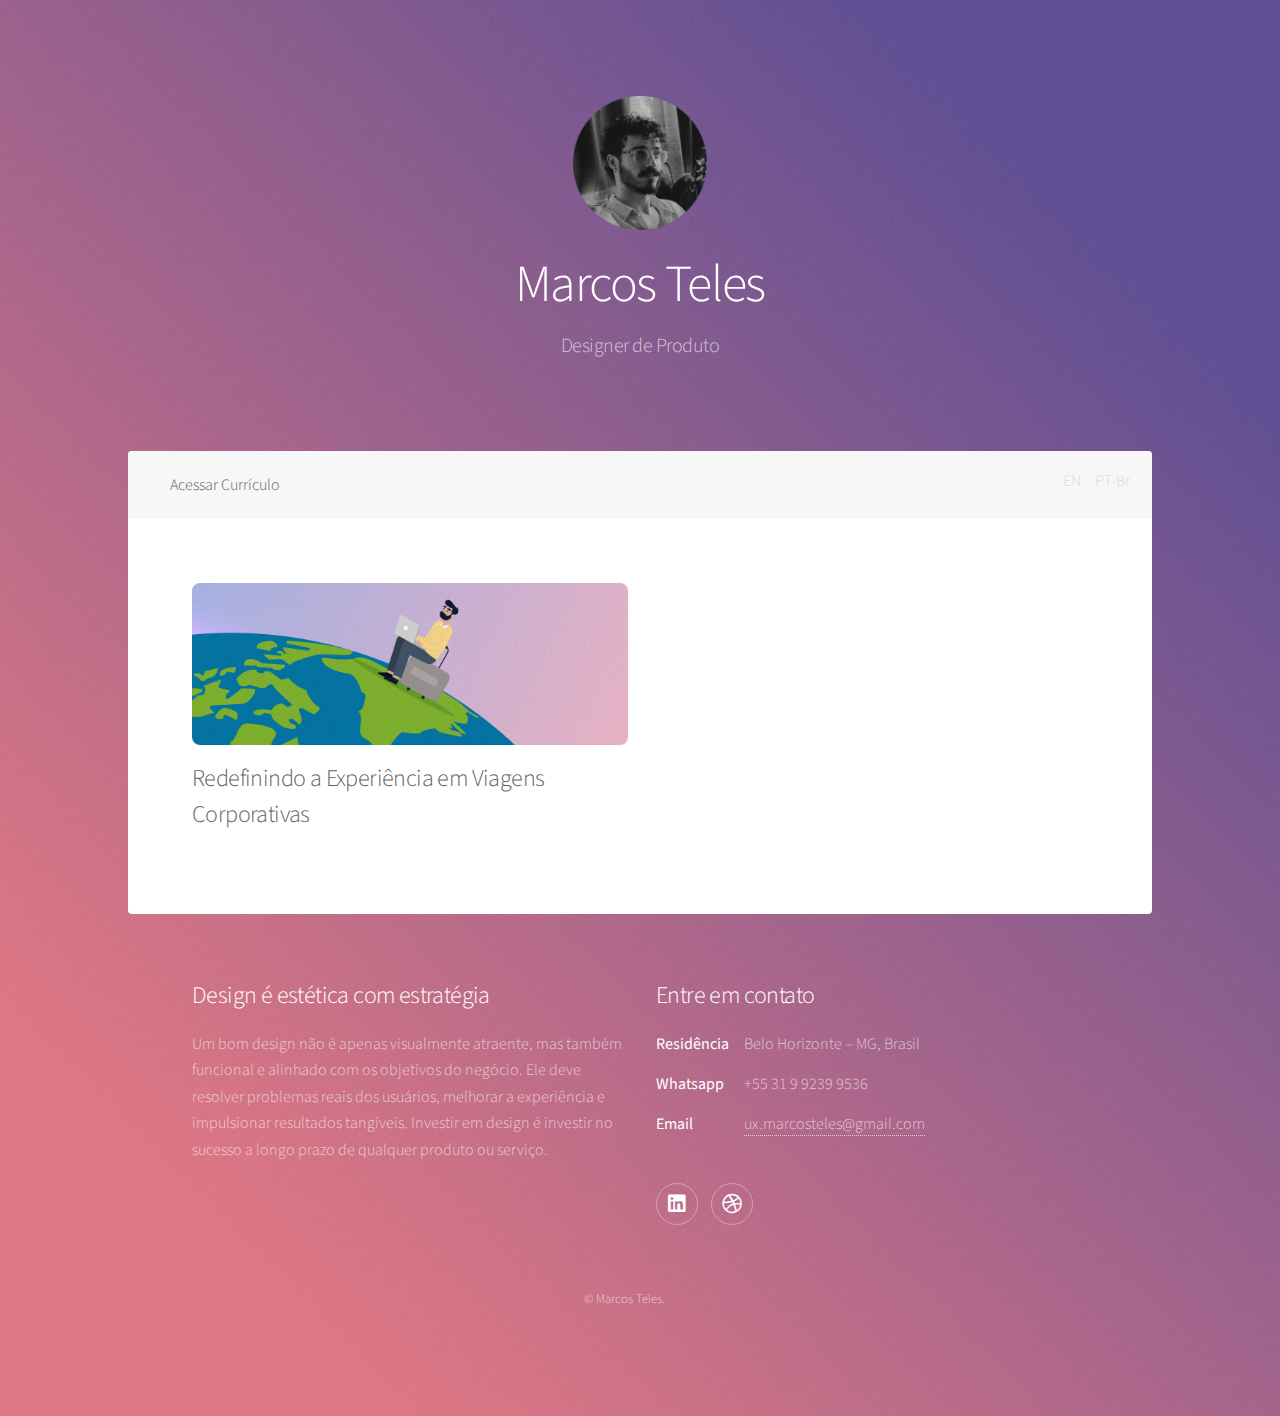
<file: index.html>
<!DOCTYPE HTML>
<html>
	<head>
		<title>Marcos Teles - Product Designer</title>
		<meta charset="utf-8" />
		<meta name="viewport" content="width=device-width, initial-scale=1, user-scalable=no" />
		<link rel="stylesheet" href="assets/css/main.css" />
		<noscript><link rel="stylesheet" href="assets/css/noscript.css" /></noscript>
		<!-- Google tag (gtag.js) -->
		<script async src="https://www.googletagmanager.com/gtag/js?id=G-0YCW8205EF"></script>
		<script>
		  window.dataLayer = window.dataLayer || [];
		  function gtag(){dataLayer.push(arguments);}
		  gtag('js', new Date());
		
		  gtag('config', 'G-0YCW8205EF');
		</script>
	</head>
	<body class="is-preload">

		<!-- Wrapper -->
			<div id="wrapper">
				
				<!-- Header -->
					<header id="header" class="alt">
						<span class="logo">
							<img src="images/avatar-01.png" alt="" />
						</span>
						<h1>Marcos Teles</h1>
						<p>Designer de Produto</p>
					</header>

				<!-- Nav -->
					<nav id="nav">
						<ul>
							<!-- <li><a href="#" class="active">Página inicial</a></li> -->
							<li><a href="https://drive.google.com/file/d/1D2XtYskIXnueKmKHKrsjBzZ0CL_VB1ic/view?usp=sharing" target="_blank">Acessar Currículo</a></li>
							<!-- <li><a href="#">Contato</a></li> -->
						</ul>
						<ul id="language" style="list-style: none; opacity: 0.2;">
							<li>
								<EN href="" aria-disabled="true" alt="Coming soon">EN</a>
							</li>
							<li>
								<PT-Br href="" aria-disabled="true" alt="Coming soon">PT-Br</a>
							</li>
						</ul>
					</nav>

				<!-- Main -->
					<div id="main">
						<section id="content" class="main">
							<section>
								<div class="box alt">
									<div class="row gtr-uniform">
										<div class="col-6 col-12-small">
											<a href="caseonfly.html">
												<span class="image fit">
													<img src="images/case-1-thumbnail.png" alt="" />
												</span>
												<h2>Redefinindo a Experiência em Viagens Corporativas</h2>
											</a>
										</div>
									
										<!-- <div class="col-6">
											<a href="">
												<span class="image fit">
													<img src="images/pic04.jpg" alt="" />
												</span>
												<h2>Case 02</h2>
											</a>
										</div> -->
									</div>
								</div>
							</section>
						</section>
					</div>

				<!-- Footer -->
					<footer id="footer">
						<section>
							<h2>Design é estética com estratégia</h2>
							<p>
								Um bom design não é apenas visualmente atraente, mas também funcional e alinhado com os objetivos do negócio.
								Ele deve resolver problemas reais dos usuários, melhorar a experiência e impulsionar resultados tangíveis.
								Investir em design é investir no sucesso a longo prazo de qualquer produto ou serviço.
							</p>
						</section>
						<section>
							<h2>Entre em contato</h2>
							<dl class="alt">
								<dt>Residência</dt>
								<dd>Belo Horizonte – MG, Brasil</dd>
								<dt>Whatsapp</dt>
								<dd>+55 31 9 9239 9536</dd>
								<dt>Email</dt>
								<dd><a href="#">ux.marcosteles@gmail.com</a></dd>
							</dl>
							<ul class="icons">
								<li><a href="https://www.linkedin.com/in/marcosrmteles/" class="icon brands fa-linkedin alt" target="_blank"><span class="label">LinkedIn</span></a></li>
								<li><a href="https://dribbble.com/marcos-teles" class="icon brands fa-dribbble alt" target="_blank"><span class="label">Dribbble</span></a></li>
							</ul>
						</section>
						<p class="copyright">&copy; Marcos Teles.</p>
					</footer>

			</div>

		<!-- Scripts -->
			<script src="assets/js/jquery.min.js"></script>
			<script src="assets/js/jquery.scrollex.min.js"></script>
			<script src="assets/js/jquery.scrolly.min.js"></script>
			<script src="assets/js/browser.min.js"></script>
			<script src="assets/js/breakpoints.min.js"></script>
			<script src="assets/js/util.js"></script>
			<script src="assets/js/main.js"></script>

	</body>

</html>
</file>
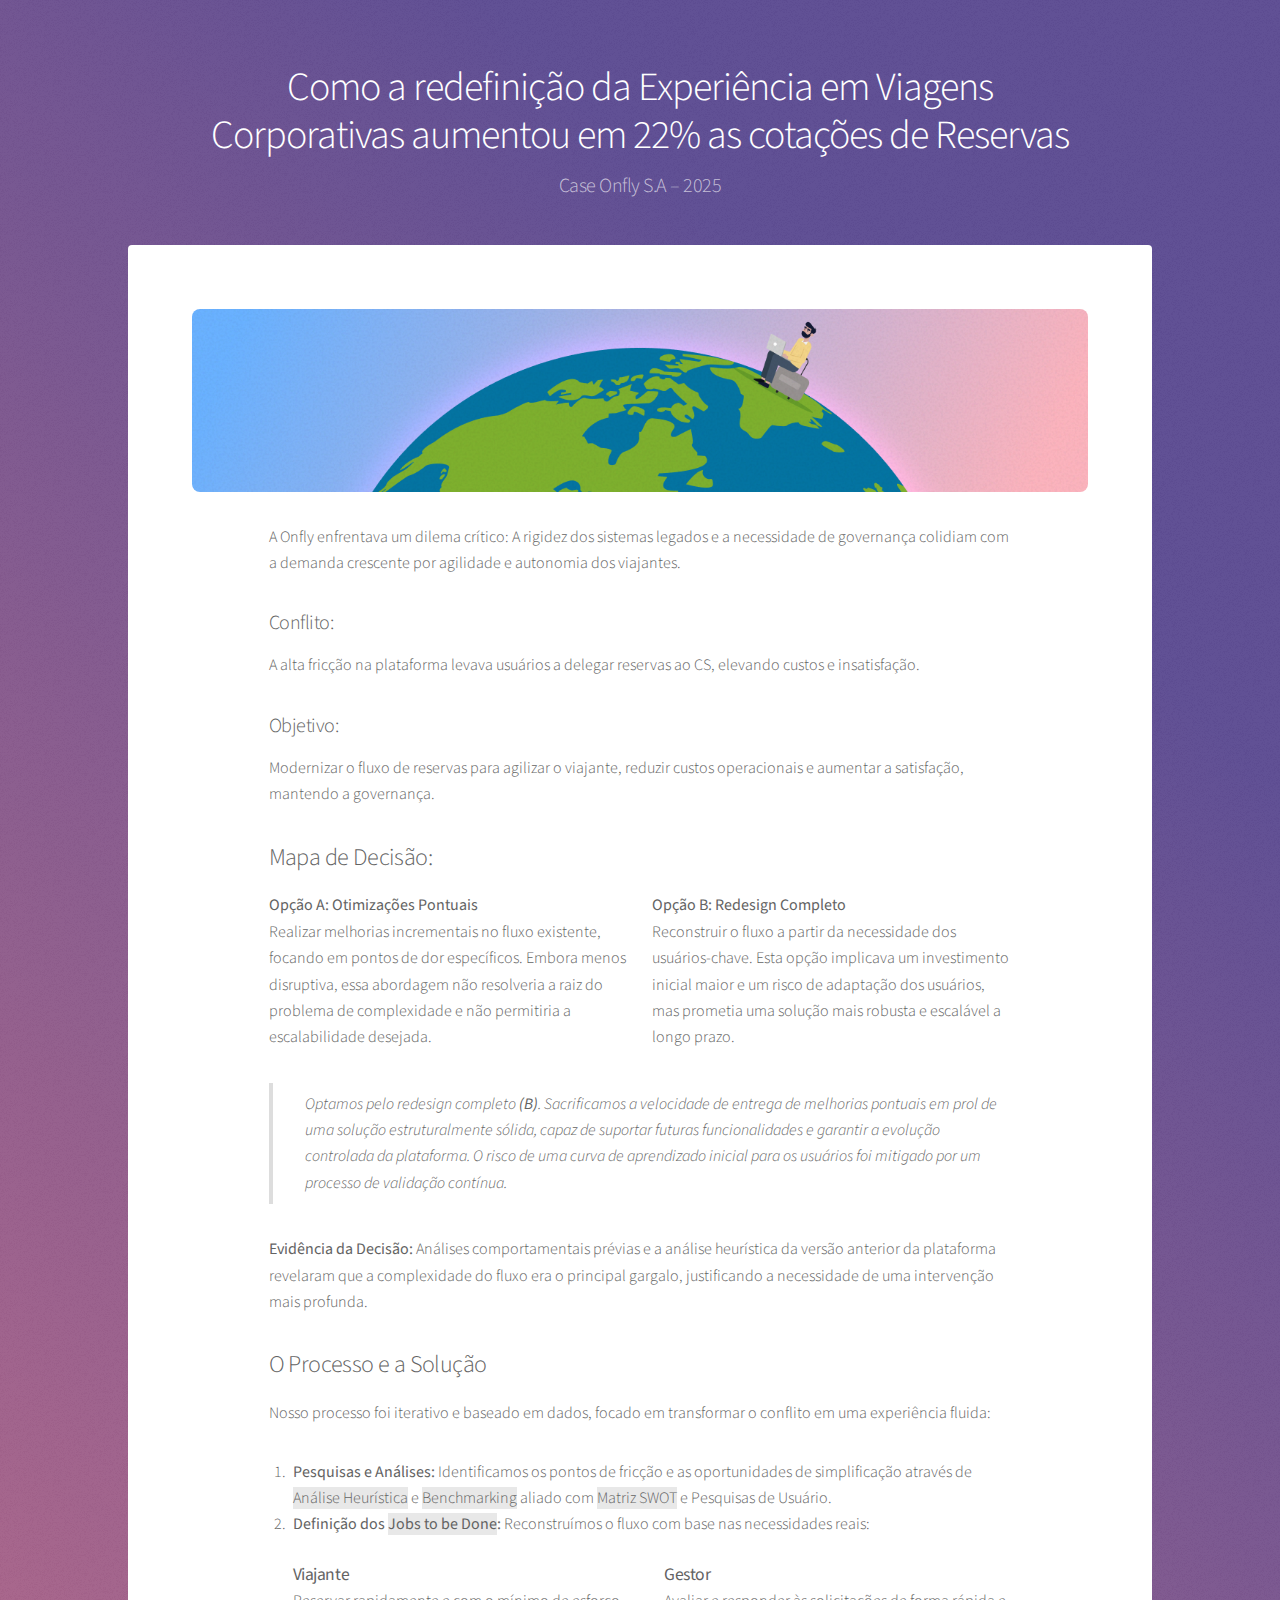
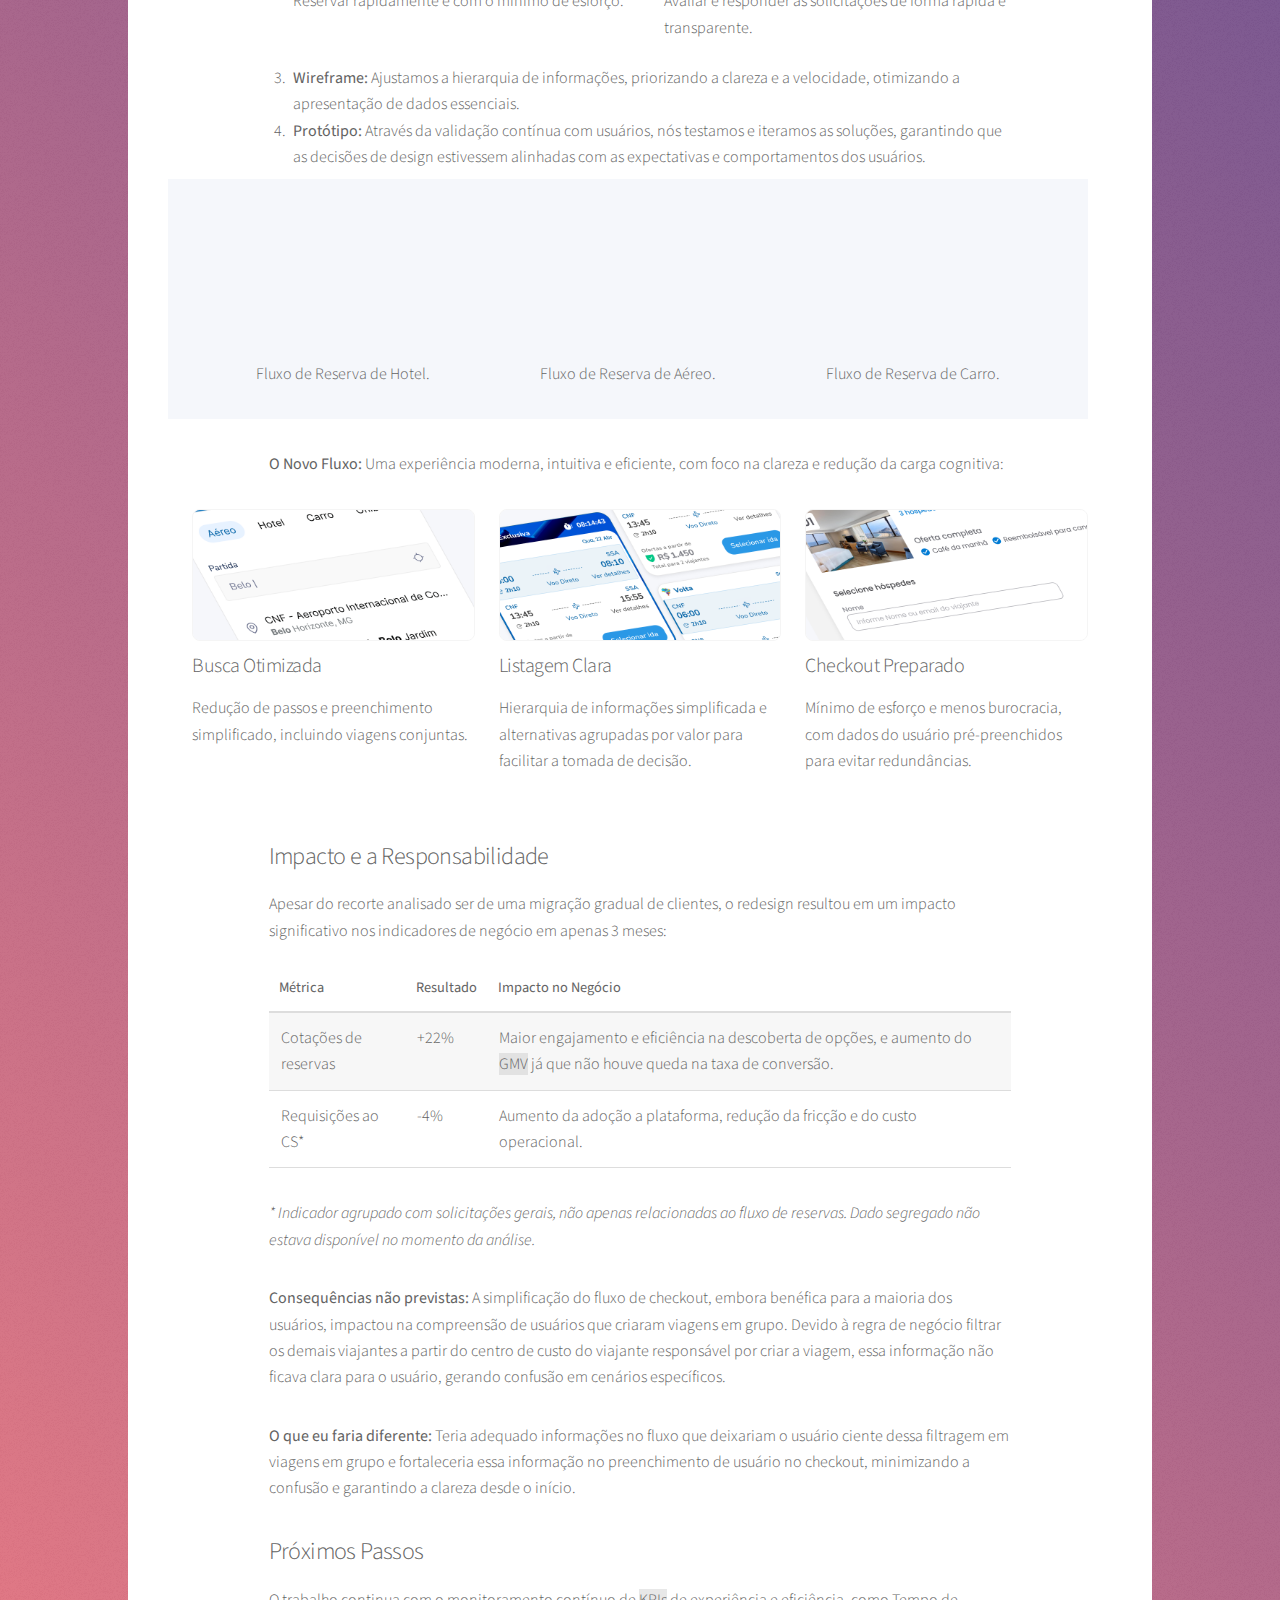
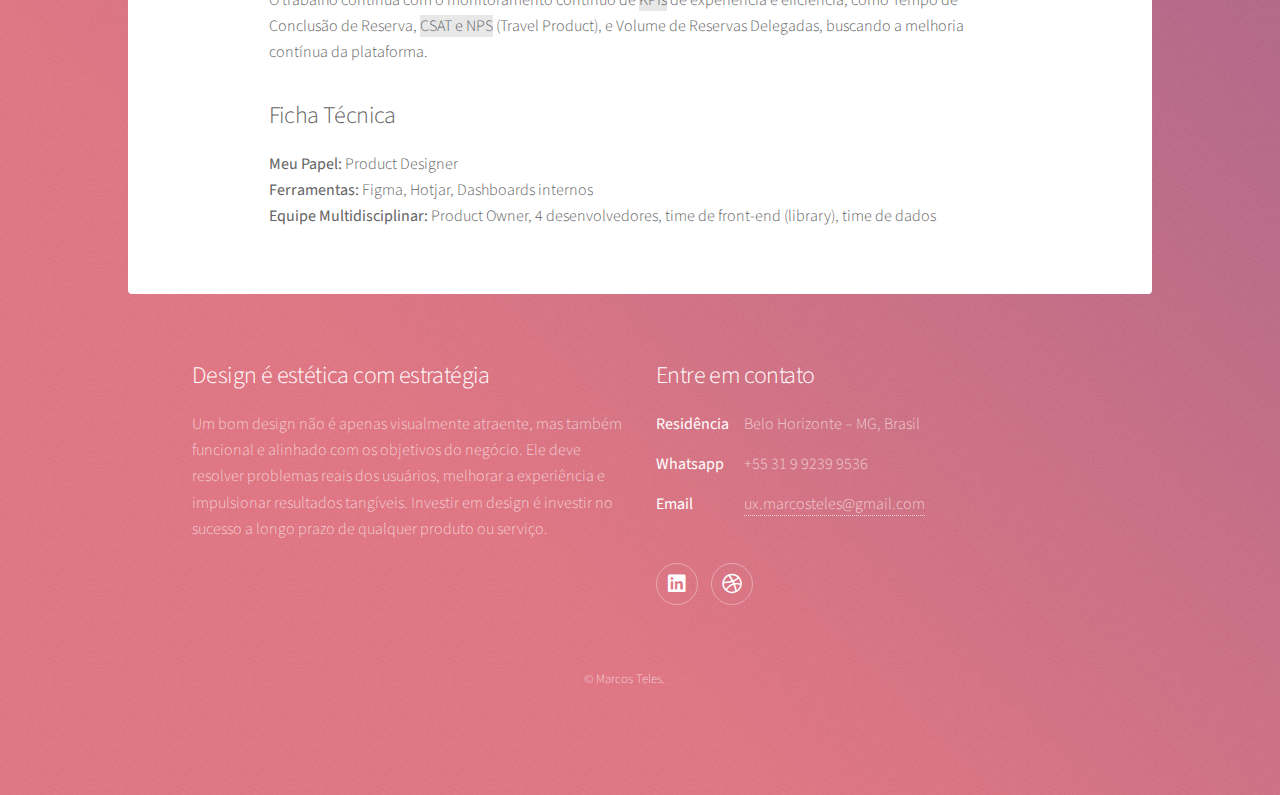
<file: case-onfly.html>
<!DOCTYPE HTML>
<html>
	<head>
		<title>Case Onfly</title>
		<meta charset="utf-8" />
		<meta name="viewport" content="width=device-width, initial-scale=1, user-scalable=no" />
		<link rel="stylesheet" href="assets/css/main.css" />
		<noscript><link rel="stylesheet" href="assets/css/noscript.css" /></noscript>
	</head>
	<body class="is-preload">

		<!-- Wrapper -->
			<div id="wrapper">

				<!-- Header -->
					<header id="header">
						<h1>Como a redefinição da Experiência em Viagens Corporativas aumentou em 22% as cotações de Reservas</h1>
						<p>Case Onfly S.A – 2025</p>
					</header>
					<!-- Main -->
					<div id="main">

						<!-- Content -->
						<section id="content" class="main">
							<div class="box alt banner-case">
								<div class="row gtr-uniform">
									<div class="col-12"><span class="image fit"><img src="images/banner.png" alt="" /></span></div>
								</div>
							</div>
							<div class="box alt">
								<div class="row gtr-uniform">
									<div class="col-10 col-12-small" style="margin: 0 auto;">
										<p>
											A Onfly enfrentava um dilema crítico: A rigidez dos sistemas legados e a necessidade de governança colidiam
											com a demanda crescente por agilidade
											e autonomia dos viajantes.
										</p>
										<h3>Conflito:</h3>
										<p>
											A alta fricção na plataforma levava usuários a delegar reservas ao CS, elevando custos e insatisfação.
										</p>
										<h3>Objetivo:</h3>
										<p>
											Modernizar o fluxo de reservas para agilizar o viajante, reduzir custos operacionais e aumentar a
										satisfação, mantendo a governança.
										</p>

										<h2>Mapa de Decisão:</h2>
										<div class="row">
											<div class="col-6 col-12-small"><p>
												<b>Opção A: Otimizações Pontuais</b> <br>Realizar melhorias incrementais no fluxo existente, focando
												em pontos
												de dor específicos. Embora menos disruptiva, essa abordagem não resolveria a raiz do problema de
												complexidade e não permitiria a escalabilidade desejada.
												</p>
											</div>
											<div class="col-6 col-12-small">
												<p>
													<b>Opção B: Redesign Completo</b> <br>Reconstruir o fluxo a partir da necessidade dos usuários-chave.
													Esta opção implicava um investimento inicial maior e um risco de adaptação dos usuários, mas prometia
													uma solução mais robusta e escalável a longo prazo.
												</p>
											</div>
										</div>
										<blockquote>
											Optamos pelo redesign completo <b>(B)</b>. Sacrificamos a velocidade de entrega de melhorias pontuais
											em prol de uma solução estruturalmente sólida, capaz de suportar futuras funcionalidades e garantir a
											evolução controlada da plataforma. O risco de uma curva de aprendizado inicial para os usuários foi
											mitigado por um processo de validação contínua.
										</blockquote>
										<p>
											<b>Evidência da Decisão:</b> Análises comportamentais prévias e a análise heurística da versão anterior
											da plataforma revelaram que a complexidade do fluxo era o principal gargalo, justificando a necessidade
											de uma intervenção mais profunda.
										</p>
										<h2>O Processo e a Solução</h2>
										<p>
											Nosso processo foi iterativo e baseado em dados, focado em transformar o conflito em uma experiência fluida:
										</p>
										<ol>
											<li>
												<b>Pesquisas e Análises:</b> Identificamos os pontos de fricção e as oportunidades de
												simplificação através de <span class="tooltip-container"
													data-tooltip="Análise ou avaliação heurística é uma avaliação rápida, barata e prática de um produto,
													interface ou serviço afim de rapidamente determinar o que está e o que não está funcionando em um
													sistema. Ref.: UX Collective Brasil.">Análise Heurística</span>
																	e <span class="tooltip-container"
													data-tooltip="O benchmarking serve como uma ferramenta para as organizações melhorarem seu desempenho
													por meio da comparação com outras entidades de alto desempenho. Ref.: Andersen e Pettersen, 1996.">Benchmarking</span> aliado
																	com <span class="tooltip-container"
													data-tooltip="Análise SWOT, também conhecida como FOFA, é uma ferramenta de gestão que investiga tanto
													o ambiente interno quanto externo de uma organização, visando identificar oportunidades para
													aprimoramento e otimização do desempenho. Ref.: EUAX">Matriz SWOT</span> e Pesquisas de Usuário.
											</li>
												<li>
												<b>Definição dos <span class="tooltip-container"
													data-tooltip="Para entender o objetivo do usuário, usa-se a estrutura: Verbo + Objeto + Contexto.
																	Ex: Realizar pagamentos online de forma segura e sem atritos">Jobs to be Done</span>:</b>
																	Reconstruímos o fluxo com base nas necessidades reais:
												<div class="row" style="margin-top:0.75em;margin-bottom:0.75em">
													<div class="col-6 col-12-small" style="margin:0.75em 0 0.75em 0">
														<h4 style="margin:0"><b>Viajante</b></h4>
														<p style="margin:0;">Reservar rapidamente e com o mínimo de esforço.</p>
													</div>
													<div class="col-6 col-12-small" style="margin:0.75em 0 0.75em 0">
														<h4 style="margin:0"><b>Gestor</b></h4>
														<p style="margin:0;">Avaliar e responder às solicitações de forma rápida e transparente.</p>
													</div>
												</div>
											</li>
											<li><b>Wireframe:</b> Ajustamos a hierarquia de informações, priorizando a clareza e a velocidade, otimizando
												a apresentação de dados essenciais.</li>
											<li><b>Protótipo:</b> Através da validação contínua com usuários, nós testamos e iteramos as soluções,
												garantindo que as decisões de design estivessem alinhadas com as expectativas e comportamentos dos
												usuários.</li>
										</ol>
									</div>		
								</div>
							</div>
							<div class="box alt">
								<div class="row gtr-uniform video-row">
									<!-- <div class="col-12"><span class="image fit"><img src="images/pic04.jpg" alt="" /></span></div> -->
									 <div class="col-4 col-12-small">
										<video title="Fluxo de Reserva de Hotel." aria-label="Apresentação da Homepage" muted="" loop="" playsinline="" autoplay="1">
											<source src="https://marcosteles.github.io/videos/hotel.mp4" type="video/mp4">
										</video>
										<summary>
											Fluxo de Reserva de Hotel.
										</summary>
									</div>
									 <div class="col-4 col-12-small">
										<video title="Fluxo de Reserva de Aéreo." aria-label="Apresentação da Homepage" muted="" loop="" playsinline="" autoplay="1">
											<source src="https://marcosteles.github.io/videos/aereo.mp4" type="video/mp4">
										</video>
										<summary>
											Fluxo de Reserva de Aéreo.
										</summary>
									</div>
									 <div class="col-4 col-12-small">
										<video title="Fluxo de Reserva de Carro." aria-label="Apresentação da Homepage" muted="" loop="" playsinline="" autoplay="1">
											<source src="https://marcosteles.github.io/videos/carro.mp4" type="video/mp4">
										</video>
										<summary>
											Fluxo de Reserva de Carro.
										</summary>
									</div>
								</div>
							</div>
							<!-- <div class="row">
								<div class="col-10 col-12-small" style="margin: 0 auto;">
									<p>
										A implementação de uma arquitetura Modular baseada em <span
											class="tooltip-container"
											data-tooltip="Um Design System é, essencialmente, um conjunto compreensivo
															de padrões e práticas que guiam a criação e manutenção de um ecossistema
															de design de uma forma coesa. Ref: João Passini">Design System</span> e <span
											class="tooltip-container"
											data-tooltip="O Atomic Design é uma metodologia para criar interfaces
															digitais de forma organizada e eficiente, comparando os elementos do
															design a componentes químicos (átomo, molécula, organismo, etc)">Atomic Design</span>
															foi crucial para garantir a escalabilidade e a colaboração entre os times, permitindo
															uma evolução controlada e consistente da plataforma.
									</p>									
								</div>		
							</div>
							<div class="box alt">
								<div class="row gtr-uniform">
									<div class="col-6 col-12-small">
										<span class="image fit">
											<img src="images/pic04.jpg" alt="" />
										</span>
									</div>
									<div class="col-6 col-12-small">
										<span class="image fit">
											<img src="images/pic04.jpg" alt="" />
										</span>
									</div>
								</div>
							</div> -->
							<div class="row">
								<div class="col-10 col-12-small" style="margin: 0 auto;">
									<p>
										<b>O Novo Fluxo:</b> Uma experiência moderna, intuitiva e eficiente, com foco na clareza e redução da carga
										cognitiva:
									</p>
								</div>		
							</div>
							<div class="box alt">
								<div class="row gtr-uniform">
									<div class="col-4 col-12-small">
										<span class="image fit">
											<img src="images/busca-otimizada.png" alt="" class="benefits" />
											<h3 style="margin-top: .5em;">
												Busca Otimizada												
											</h3>
											<p>Redução de passos e preenchimento simplificado, incluindo viagens conjuntas.</p>
										</span>
									</div>
									<div class="col-4 col-12-small">
										<span class="image fit">
											<img src="images/listagem-clara.png" alt="" class="benefits" />
											<h3 style="margin-top: .5em;">
												Listagem Clara
											</h3>
											<p>Hierarquia de informações simplificada e alternativas agrupadas por valor para facilitar a
												tomada de decisão.</p>
										</span>
									</div>
									<div class="col-4 col-12-small">
										<span class="image fit">
											<img src="images/checkout-preparado.png" alt="" class="benefits" />
											<h3 style="margin-top: .5em;">
												Checkout Preparado
											</h3>
											<p>Mínimo de esforço e menos burocracia, com dados do usuário pré-preenchidos para evitar
												redundâncias.</p>
										</span>
									</div>
								</div>
							</div>
							<div class="row">
								<div class="col-10 col-12-small" style="margin: 0 auto;">
									<h2>
										Impacto e a Responsabilidade
									</h2>
									<p>
										Apesar do recorte analisado ser de uma migração gradual de clientes, o redesign resultou em um impacto
										significativo nos indicadores de negócio em apenas 3 meses:
									</p>
									<table class="table-large">
										<thead>
											<tr>
												<th>Métrica</th>
												<th>Resultado</th>
												<th>Impacto no Negócio</th>
											</tr>
										</thead>
										<tbody>
											<tr>
												<td>Cotações de reservas</td>
												<td>+22%</td>
												<td>Maior engajamento e eficiência na descoberta de opções, e aumento do <span
											class="tooltip-container"
											data-tooltip="O GMV (Gross Merchandise Volume), ou Volume Bruto de Mercadoria
															é o valor total de todas as vendas realizadas através de uma plataforma ou site
															durante um período específico">GMV</span> já que não houve queda na taxa de conversão.</td>
											</tr>
											<tr>
												<td>Requisições ao CS*</td>
												<td>-4%</td>
												<td>Aumento da adoção a plataforma, redução da fricção e do custo operacional.</td>
											</tr>
										</tbody>
									</table>
									<div class="table-small">
										<div class="indicador">
											<p><b>Cotações de Reservas:</b> +22%<br>Impacto no Negócio:</b> Maior engajamento e eficiência na descoberta de opções, e aumento do <span	
											class="tooltip-container"
											data-tooltip="O GMV (Gross Merchandise Volume), ou Volume Bruto de Mercadoria
															é o valor total de todas as vendas realizadas através de uma plataforma ou site
															durante um período específico">GMV</span> já que não houve queda na taxa de conversão.
											</p>
										</div>
										<div class="indicador">
											<p><b>Requisições ao CS:</b> -4%<br><b>Impacto no Negócio:</b> Aumento da adoção a plataforma, redução da fricção e do custo operacional.</p>
										</div>
									</div>
									<p>
										<i>* Indicador agrupado com solicitações gerais, não apenas relacionadas ao fluxo de reservas. Dado segregado
										não estava disponível no momento da análise.
										</i>
									</p>
									<p>
										<b>Consequências não previstas:</b> A simplificação do fluxo de checkout, embora benéfica para a maioria
										dos usuários, impactou na compreensão de usuários que criaram viagens em grupo. Devido à regra de negócio
										filtrar os demais viajantes a partir do centro de custo do viajante responsável por criar a viagem, essa
										informação não ficava clara para o usuário, gerando confusão em cenários específicos.
									</p>
									<p>
										<b>O que eu faria diferente:</b> Teria adequado informações no fluxo que deixariam o usuário ciente dessa
										filtragem em viagens em grupo e fortaleceria essa informação no preenchimento de usuário no checkout,
										minimizando a confusão e garantindo a clareza desde o início.
									</p>
									<h2>
										Próximos Passos
									</h2>
									<p>
										O trabalho continua com o monitoramento contínuo de <span
											class="tooltip-container"
											data-tooltip="KPI significa Indicador-Chave de Desempenho (Key Performance Indicator).
															Em resumo, um KPI é um número ou métrica fundamental que mostra
															se você ou sua empresa estão no caminho certo para alcançar seus principais
															objetivos.">KPIs</span> de experiência e eficiência, como Tempo de Conclusão de
															Reserva, <span
											class="tooltip-container"
											data-tooltip="CSAT (Customer Satisfaction) e NPS (Net Promoter Score) são métricas de satisfação
															do cliente.">CSAT e NPS</span> (Travel Product), e Volume de Reservas Delegadas,
															buscando a melhoria contínua da plataforma.
									</p>
									<h2>
										Ficha Técnica
									</h2>
									<p>
										<b>Meu Papel:</b> Product Designer<br>
										<b>Ferramentas:</b> Figma, Hotjar, Dashboards internos<br>
										<b>Equipe Multidisciplinar:</b> Product Owner, 4 desenvolvedores, time de front-end (library), time de dados
									</p>
								</div>
							</div>
						</section>
					</div>

				<!-- Footer -->
					<footer id="footer">
						<section>
							<h2>Design é estética com estratégia</h2>
							<p>
								Um bom design não é apenas visualmente atraente, mas também funcional e alinhado com os objetivos do negócio.
								Ele deve resolver problemas reais dos usuários, melhorar a experiência e impulsionar resultados tangíveis.
								Investir em design é investir no sucesso a longo prazo de qualquer produto ou serviço.
							</p>
						</section>
						<section>
							<h2>Entre em contato</h2>
							<dl class="alt">
								<dt>Residência</dt>
								<dd>Belo Horizonte – MG, Brasil</dd>
								<dt>Whatsapp</dt>
								<dd>+55 31 9 9239 9536</dd>
								<dt>Email</dt>
								<dd><a href="#">ux.marcosteles@gmail.com</a></dd>
							</dl>
							<ul class="icons">
								<li><a href="https://www.linkedin.com/in/marcosrmteles/" class="icon brands fa-linkedin alt" target="_blank"><span class="label">LinkedIn</span></a></li>
								<li><a href="https://dribbble.com/marcos-teles" class="icon brands fa-dribbble alt" target="_blank"><span class="label">Dribbble</span></a></li>
							</ul>
						</section>
						<p class="copyright">&copy; Marcos Teles.</p>
					</footer>

			</div>

		<!-- Scripts -->
			<script src="assets/js/jquery.min.js"></script>
			<script src="assets/js/jquery.scrollex.min.js"></script>
			<script src="assets/js/jquery.scrolly.min.js"></script>
			<script src="assets/js/browser.min.js"></script>
			<script src="assets/js/breakpoints.min.js"></script>
			<script src="assets/js/util.js"></script>
			<script src="assets/js/main.js"></script>

	</body>

</html>
</file>
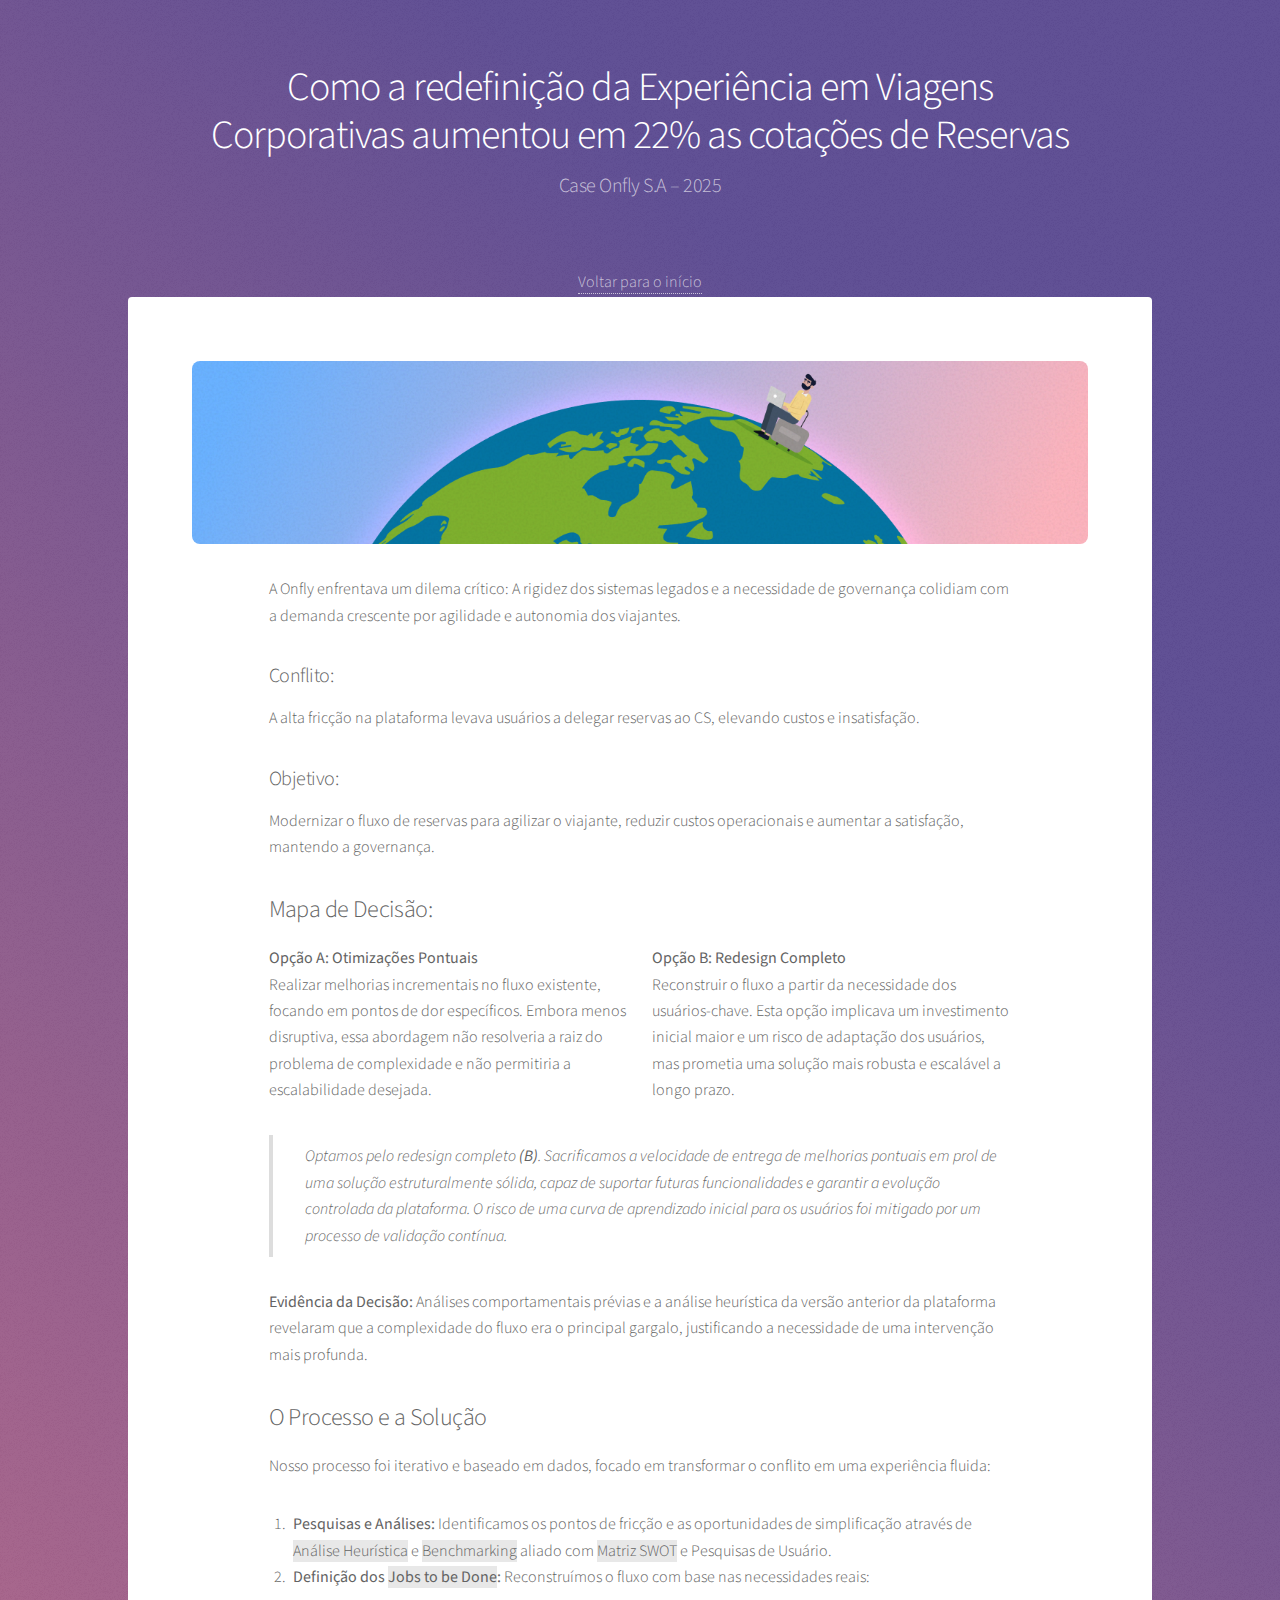
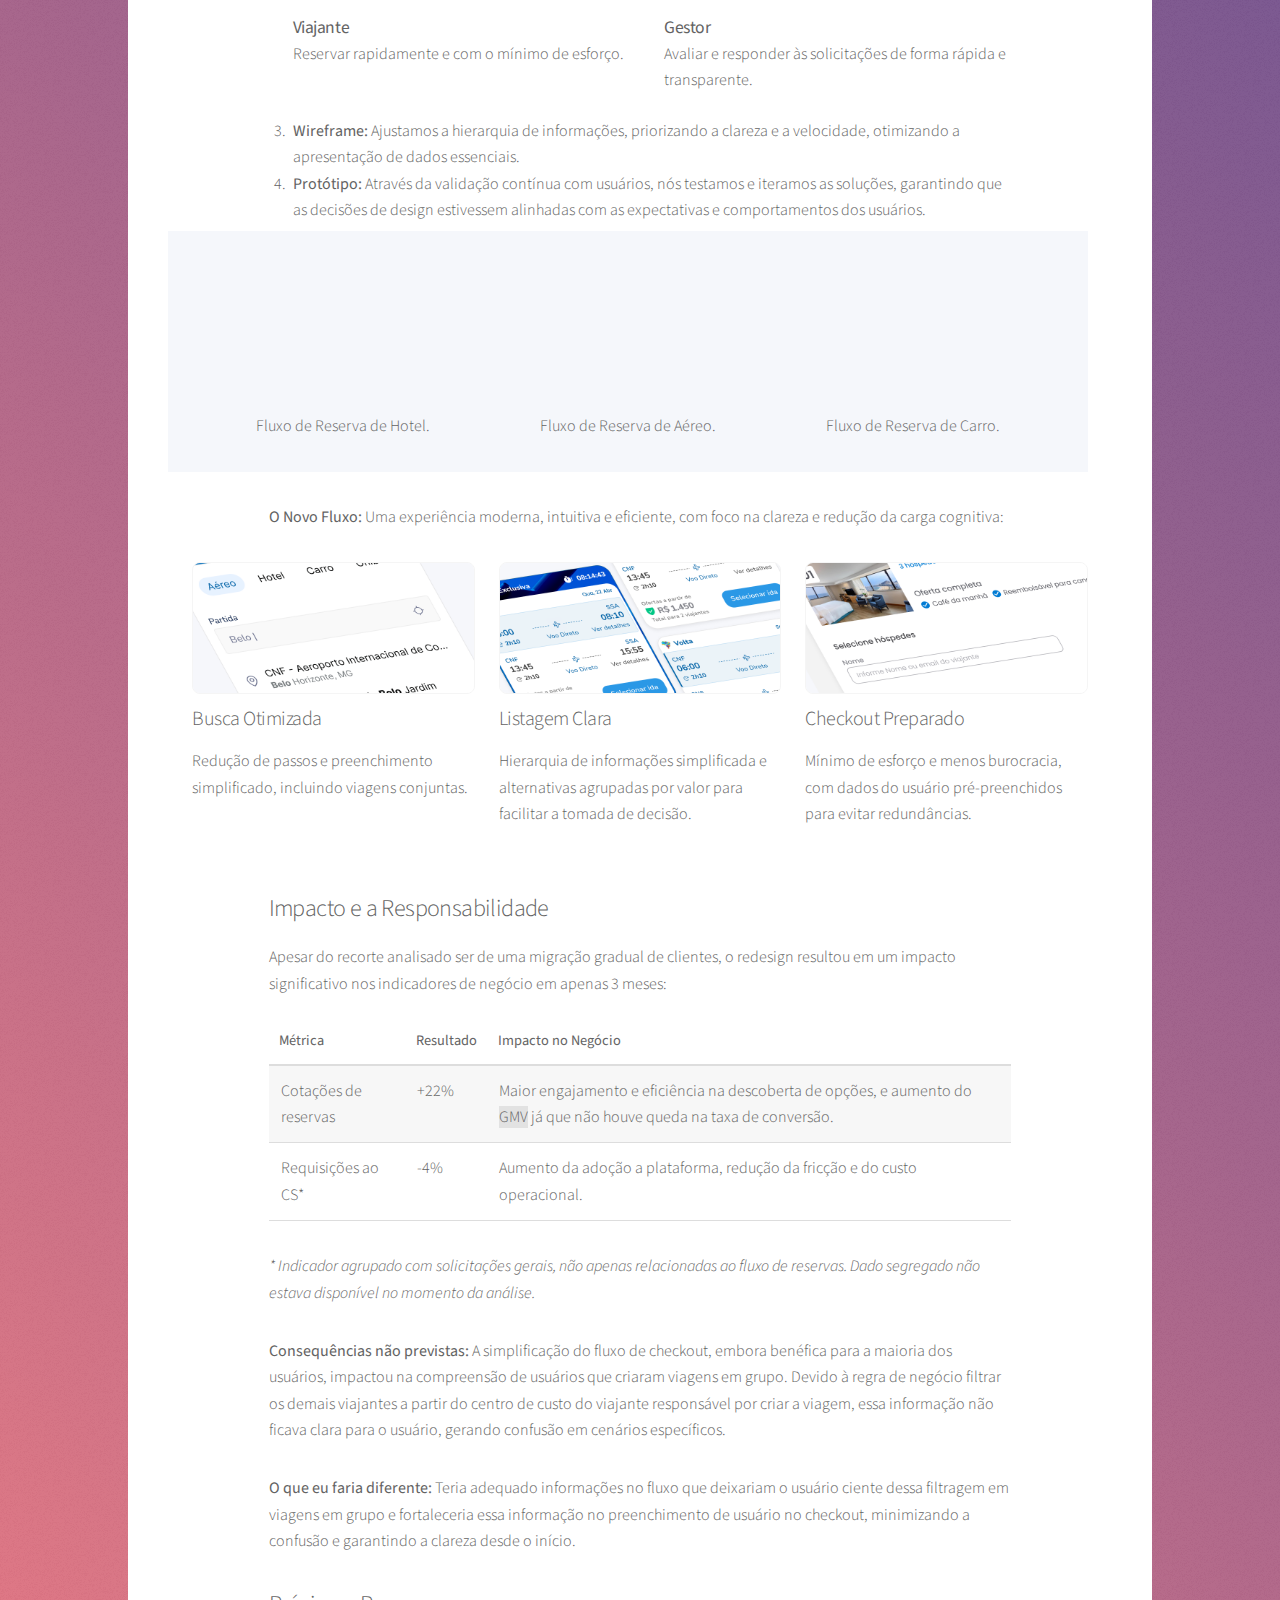
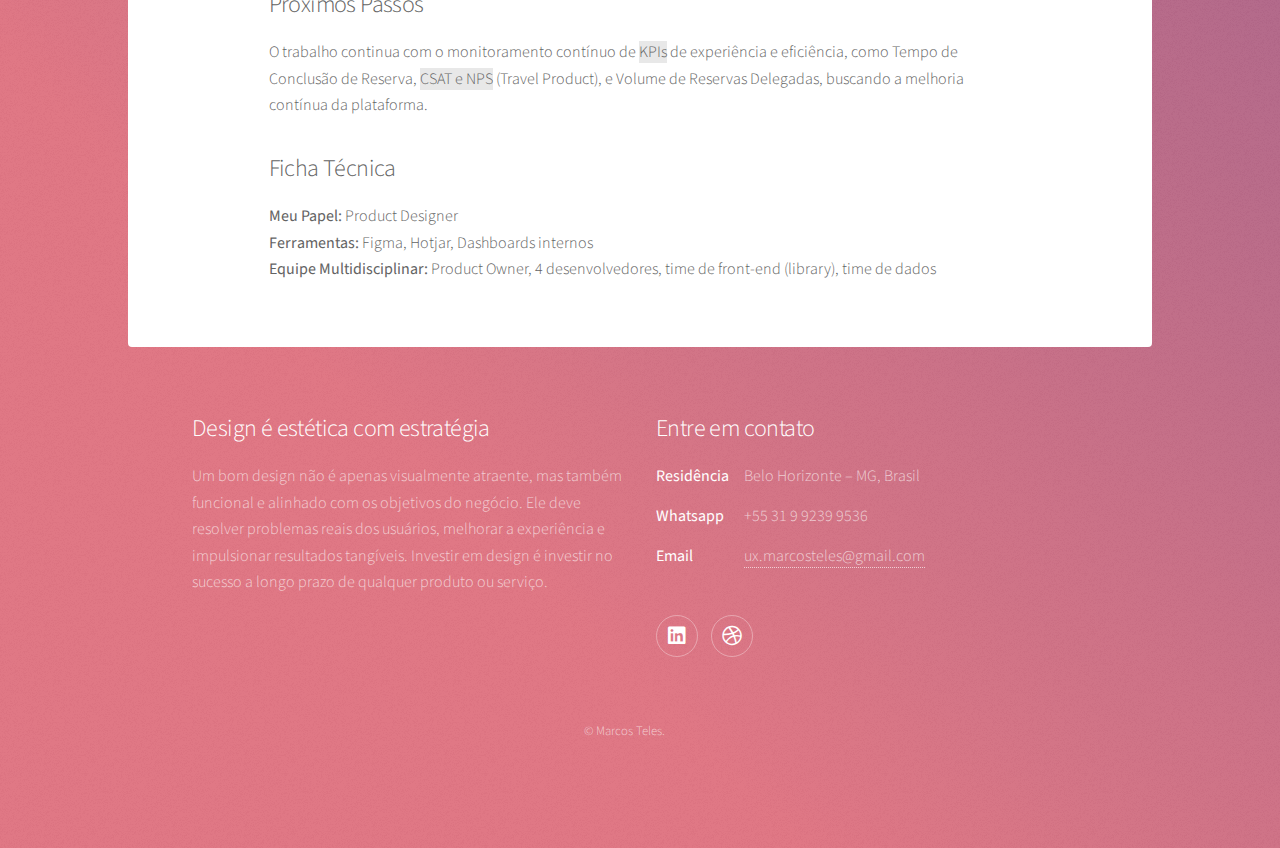
<file: caseonfly.html>
<!DOCTYPE HTML>
<html>
	<head>
		<title>Case Onfly</title>
		<meta charset="utf-8" />
		<meta name="viewport" content="width=device-width, initial-scale=1, user-scalable=no" />
		<link rel="stylesheet" href="assets/css/main.css" />
		<noscript><link rel="stylesheet" href="assets/css/noscript.css" /></noscript>
	</head>
	<body class="is-preload">

		<!-- Wrapper -->
			<div id="wrapper">

				<!-- Header -->
					<header id="header">
						<h1>Como a redefinição da Experiência em Viagens Corporativas aumentou em 22% as cotações de Reservas</h1>
						<p>Case Onfly S.A – 2025</p>
						<br>
						<a href="marcosteles.digital">Voltar para o início</a>
					</header>
					<!-- Main -->
					<div id="main">

						<!-- Content -->
						<section id="content" class="main">
							<div class="box alt banner-case">
								<div class="row gtr-uniform">
									<div class="col-12"><span class="image fit"><img src="images/banner.png" alt="" /></span></div>
								</div>
							</div>
							<div class="box alt">
								<div class="row gtr-uniform">
									<div class="col-10 col-12-small" style="margin: 0 auto;">
										<p>
											A Onfly enfrentava um dilema crítico: A rigidez dos sistemas legados e a necessidade de governança colidiam
											com a demanda crescente por agilidade
											e autonomia dos viajantes.
										</p>
										<h3>Conflito:</h3>
										<p>
											A alta fricção na plataforma levava usuários a delegar reservas ao CS, elevando custos e insatisfação.
										</p>
										<h3>Objetivo:</h3>
										<p>
											Modernizar o fluxo de reservas para agilizar o viajante, reduzir custos operacionais e aumentar a
										satisfação, mantendo a governança.
										</p>

										<h2>Mapa de Decisão:</h2>
										<div class="row">
											<div class="col-6 col-12-small"><p>
												<b>Opção A: Otimizações Pontuais</b> <br>Realizar melhorias incrementais no fluxo existente, focando
												em pontos
												de dor específicos. Embora menos disruptiva, essa abordagem não resolveria a raiz do problema de
												complexidade e não permitiria a escalabilidade desejada.
												</p>
											</div>
											<div class="col-6 col-12-small">
												<p>
													<b>Opção B: Redesign Completo</b> <br>Reconstruir o fluxo a partir da necessidade dos usuários-chave.
													Esta opção implicava um investimento inicial maior e um risco de adaptação dos usuários, mas prometia
													uma solução mais robusta e escalável a longo prazo.
												</p>
											</div>
										</div>
										<blockquote>
											Optamos pelo redesign completo <b>(B)</b>. Sacrificamos a velocidade de entrega de melhorias pontuais
											em prol de uma solução estruturalmente sólida, capaz de suportar futuras funcionalidades e garantir a
											evolução controlada da plataforma. O risco de uma curva de aprendizado inicial para os usuários foi
											mitigado por um processo de validação contínua.
										</blockquote>
										<p>
											<b>Evidência da Decisão:</b> Análises comportamentais prévias e a análise heurística da versão anterior
											da plataforma revelaram que a complexidade do fluxo era o principal gargalo, justificando a necessidade
											de uma intervenção mais profunda.
										</p>
										<h2>O Processo e a Solução</h2>
										<p>
											Nosso processo foi iterativo e baseado em dados, focado em transformar o conflito em uma experiência fluida:
										</p>
										<ol>
											<li>
												<b>Pesquisas e Análises:</b> Identificamos os pontos de fricção e as oportunidades de
												simplificação através de <span class="tooltip-container"
													data-tooltip="Análise ou avaliação heurística é uma avaliação rápida, barata e prática de um produto,
													interface ou serviço afim de rapidamente determinar o que está e o que não está funcionando em um
													sistema. Ref.: UX Collective Brasil.">Análise Heurística</span>
																	e <span class="tooltip-container"
													data-tooltip="O benchmarking serve como uma ferramenta para as organizações melhorarem seu desempenho
													por meio da comparação com outras entidades de alto desempenho. Ref.: Andersen e Pettersen, 1996.">Benchmarking</span> aliado
																	com <span class="tooltip-container"
													data-tooltip="Análise SWOT, também conhecida como FOFA, é uma ferramenta de gestão que investiga tanto
													o ambiente interno quanto externo de uma organização, visando identificar oportunidades para
													aprimoramento e otimização do desempenho. Ref.: EUAX">Matriz SWOT</span> e Pesquisas de Usuário.
											</li>
												<li>
												<b>Definição dos <span class="tooltip-container"
													data-tooltip="Para entender o objetivo do usuário, usa-se a estrutura: Verbo + Objeto + Contexto.
																	Ex: Realizar pagamentos online de forma segura e sem atritos">Jobs to be Done</span>:</b>
																	Reconstruímos o fluxo com base nas necessidades reais:
												<div class="row" style="margin-top:0.75em;margin-bottom:0.75em">
													<div class="col-6 col-12-small" style="margin:0.75em 0 0.75em 0">
														<h4 style="margin:0"><b>Viajante</b></h4>
														<p style="margin:0;">Reservar rapidamente e com o mínimo de esforço.</p>
													</div>
													<div class="col-6 col-12-small" style="margin:0.75em 0 0.75em 0">
														<h4 style="margin:0"><b>Gestor</b></h4>
														<p style="margin:0;">Avaliar e responder às solicitações de forma rápida e transparente.</p>
													</div>
												</div>
											</li>
											<li><b>Wireframe:</b> Ajustamos a hierarquia de informações, priorizando a clareza e a velocidade, otimizando
												a apresentação de dados essenciais.</li>
											<li><b>Protótipo:</b> Através da validação contínua com usuários, nós testamos e iteramos as soluções,
												garantindo que as decisões de design estivessem alinhadas com as expectativas e comportamentos dos
												usuários.</li>
										</ol>
									</div>		
								</div>
							</div>
							<div class="box alt">
								<div class="row gtr-uniform video-row">
									<!-- <div class="col-12"><span class="image fit"><img src="images/pic04.jpg" alt="" /></span></div> -->
									 <div class="col-4 col-12-small">
										<video title="Fluxo de Reserva de Hotel." aria-label="Apresentação da Homepage" muted="" loop="" playsinline="" autoplay="1">
											<source src="https://marcosteles.github.io/videos/hotel.mp4" type="video/mp4">
										</video>
										<summary>
											Fluxo de Reserva de Hotel.
										</summary>
									</div>
									 <div class="col-4 col-12-small">
										<video title="Fluxo de Reserva de Aéreo." aria-label="Apresentação da Homepage" muted="" loop="" playsinline="" autoplay="1">
											<source src="https://marcosteles.github.io/videos/aereo.mp4" type="video/mp4">
										</video>
										<summary>
											Fluxo de Reserva de Aéreo.
										</summary>
									</div>
									 <div class="col-4 col-12-small">
										<video title="Fluxo de Reserva de Carro." aria-label="Apresentação da Homepage" muted="" loop="" playsinline="" autoplay="1">
											<source src="https://marcosteles.github.io/videos/carro.mp4" type="video/mp4">
										</video>
										<summary>
											Fluxo de Reserva de Carro.
										</summary>
									</div>
								</div>
							</div>
							<!-- <div class="row">
								<div class="col-10 col-12-small" style="margin: 0 auto;">
									<p>
										A implementação de uma arquitetura Modular baseada em <span
											class="tooltip-container"
											data-tooltip="Um Design System é, essencialmente, um conjunto compreensivo
															de padrões e práticas que guiam a criação e manutenção de um ecossistema
															de design de uma forma coesa. Ref: João Passini">Design System</span> e <span
											class="tooltip-container"
											data-tooltip="O Atomic Design é uma metodologia para criar interfaces
															digitais de forma organizada e eficiente, comparando os elementos do
															design a componentes químicos (átomo, molécula, organismo, etc)">Atomic Design</span>
															foi crucial para garantir a escalabilidade e a colaboração entre os times, permitindo
															uma evolução controlada e consistente da plataforma.
									</p>									
								</div>		
							</div>
							<div class="box alt">
								<div class="row gtr-uniform">
									<div class="col-6 col-12-small">
										<span class="image fit">
											<img src="images/pic04.jpg" alt="" />
										</span>
									</div>
									<div class="col-6 col-12-small">
										<span class="image fit">
											<img src="images/pic04.jpg" alt="" />
										</span>
									</div>
								</div>
							</div> -->
							<div class="row">
								<div class="col-10 col-12-small" style="margin: 0 auto;">
									<p>
										<b>O Novo Fluxo:</b> Uma experiência moderna, intuitiva e eficiente, com foco na clareza e redução da carga
										cognitiva:
									</p>
								</div>		
							</div>
							<div class="box alt">
								<div class="row gtr-uniform">
									<div class="col-4 col-12-small">
										<span class="image fit">
											<img src="images/busca-otimizada.png" alt="" class="benefits" />
											<h3 style="margin-top: .5em;">
												Busca Otimizada												
											</h3>
											<p>Redução de passos e preenchimento simplificado, incluindo viagens conjuntas.</p>
										</span>
									</div>
									<div class="col-4 col-12-small">
										<span class="image fit">
											<img src="images/listagem-clara.png" alt="" class="benefits" />
											<h3 style="margin-top: .5em;">
												Listagem Clara
											</h3>
											<p>Hierarquia de informações simplificada e alternativas agrupadas por valor para facilitar a
												tomada de decisão.</p>
										</span>
									</div>
									<div class="col-4 col-12-small">
										<span class="image fit">
											<img src="images/checkout-preparado.png" alt="" class="benefits" />
											<h3 style="margin-top: .5em;">
												Checkout Preparado
											</h3>
											<p>Mínimo de esforço e menos burocracia, com dados do usuário pré-preenchidos para evitar
												redundâncias.</p>
										</span>
									</div>
								</div>
							</div>
							<div class="row">
								<div class="col-10 col-12-small" style="margin: 0 auto;">
									<h2>
										Impacto e a Responsabilidade
									</h2>
									<p>
										Apesar do recorte analisado ser de uma migração gradual de clientes, o redesign resultou em um impacto
										significativo nos indicadores de negócio em apenas 3 meses:
									</p>
									<table class="table-large">
										<thead>
											<tr>
												<th>Métrica</th>
												<th>Resultado</th>
												<th>Impacto no Negócio</th>
											</tr>
										</thead>
										<tbody>
											<tr>
												<td>Cotações de reservas</td>
												<td>+22%</td>
												<td>Maior engajamento e eficiência na descoberta de opções, e aumento do <span
											class="tooltip-container"
											data-tooltip="O GMV (Gross Merchandise Volume), ou Volume Bruto de Mercadoria
															é o valor total de todas as vendas realizadas através de uma plataforma ou site
															durante um período específico">GMV</span> já que não houve queda na taxa de conversão.</td>
											</tr>
											<tr>
												<td>Requisições ao CS*</td>
												<td>-4%</td>
												<td>Aumento da adoção a plataforma, redução da fricção e do custo operacional.</td>
											</tr>
										</tbody>
									</table>
									<div class="table-small">
										<div class="indicador">
											<p><b>Cotações de Reservas:</b> +22%<br>Impacto no Negócio:</b> Maior engajamento e eficiência na descoberta de opções, e aumento do <span	
											class="tooltip-container"
											data-tooltip="O GMV (Gross Merchandise Volume), ou Volume Bruto de Mercadoria
															é o valor total de todas as vendas realizadas através de uma plataforma ou site
															durante um período específico">GMV</span> já que não houve queda na taxa de conversão.
											</p>
										</div>
										<div class="indicador">
											<p><b>Requisições ao CS:</b> -4%<br><b>Impacto no Negócio:</b> Aumento da adoção a plataforma, redução da fricção e do custo operacional.</p>
										</div>
									</div>
									<p>
										<i>* Indicador agrupado com solicitações gerais, não apenas relacionadas ao fluxo de reservas. Dado segregado
										não estava disponível no momento da análise.
										</i>
									</p>
									<p>
										<b>Consequências não previstas:</b> A simplificação do fluxo de checkout, embora benéfica para a maioria
										dos usuários, impactou na compreensão de usuários que criaram viagens em grupo. Devido à regra de negócio
										filtrar os demais viajantes a partir do centro de custo do viajante responsável por criar a viagem, essa
										informação não ficava clara para o usuário, gerando confusão em cenários específicos.
									</p>
									<p>
										<b>O que eu faria diferente:</b> Teria adequado informações no fluxo que deixariam o usuário ciente dessa
										filtragem em viagens em grupo e fortaleceria essa informação no preenchimento de usuário no checkout,
										minimizando a confusão e garantindo a clareza desde o início.
									</p>
									<h2>
										Próximos Passos
									</h2>
									<p>
										O trabalho continua com o monitoramento contínuo de <span
											class="tooltip-container"
											data-tooltip="KPI significa Indicador-Chave de Desempenho (Key Performance Indicator).
															Em resumo, um KPI é um número ou métrica fundamental que mostra
															se você ou sua empresa estão no caminho certo para alcançar seus principais
															objetivos.">KPIs</span> de experiência e eficiência, como Tempo de Conclusão de
															Reserva, <span
											class="tooltip-container"
											data-tooltip="CSAT (Customer Satisfaction) e NPS (Net Promoter Score) são métricas de satisfação
															do cliente.">CSAT e NPS</span> (Travel Product), e Volume de Reservas Delegadas,
															buscando a melhoria contínua da plataforma.
									</p>
									<h2>
										Ficha Técnica
									</h2>
									<p>
										<b>Meu Papel:</b> Product Designer<br>
										<b>Ferramentas:</b> Figma, Hotjar, Dashboards internos<br>
										<b>Equipe Multidisciplinar:</b> Product Owner, 4 desenvolvedores, time de front-end (library), time de dados
									</p>
								</div>
							</div>
						</section>
					</div>

				<!-- Footer -->
					<footer id="footer">
						<section>
							<h2>Design é estética com estratégia</h2>
							<p>
								Um bom design não é apenas visualmente atraente, mas também funcional e alinhado com os objetivos do negócio.
								Ele deve resolver problemas reais dos usuários, melhorar a experiência e impulsionar resultados tangíveis.
								Investir em design é investir no sucesso a longo prazo de qualquer produto ou serviço.
							</p>
						</section>
						<section>
							<h2>Entre em contato</h2>
							<dl class="alt">
								<dt>Residência</dt>
								<dd>Belo Horizonte – MG, Brasil</dd>
								<dt>Whatsapp</dt>
								<dd>+55 31 9 9239 9536</dd>
								<dt>Email</dt>
								<dd><a href="#">ux.marcosteles@gmail.com</a></dd>
							</dl>
							<ul class="icons">
								<li><a href="https://www.linkedin.com/in/marcosrmteles/" class="icon brands fa-linkedin alt" target="_blank"><span class="label">LinkedIn</span></a></li>
								<li><a href="https://dribbble.com/marcos-teles" class="icon brands fa-dribbble alt" target="_blank"><span class="label">Dribbble</span></a></li>
							</ul>
						</section>
						<p class="copyright">&copy; Marcos Teles.</p>
					</footer>

			</div>

		<!-- Scripts -->
			<script src="assets/js/jquery.min.js"></script>
			<script src="assets/js/jquery.scrollex.min.js"></script>
			<script src="assets/js/jquery.scrolly.min.js"></script>
			<script src="assets/js/browser.min.js"></script>
			<script src="assets/js/breakpoints.min.js"></script>
			<script src="assets/js/util.js"></script>
			<script src="assets/js/main.js"></script>

	</body>

</html>
</file>
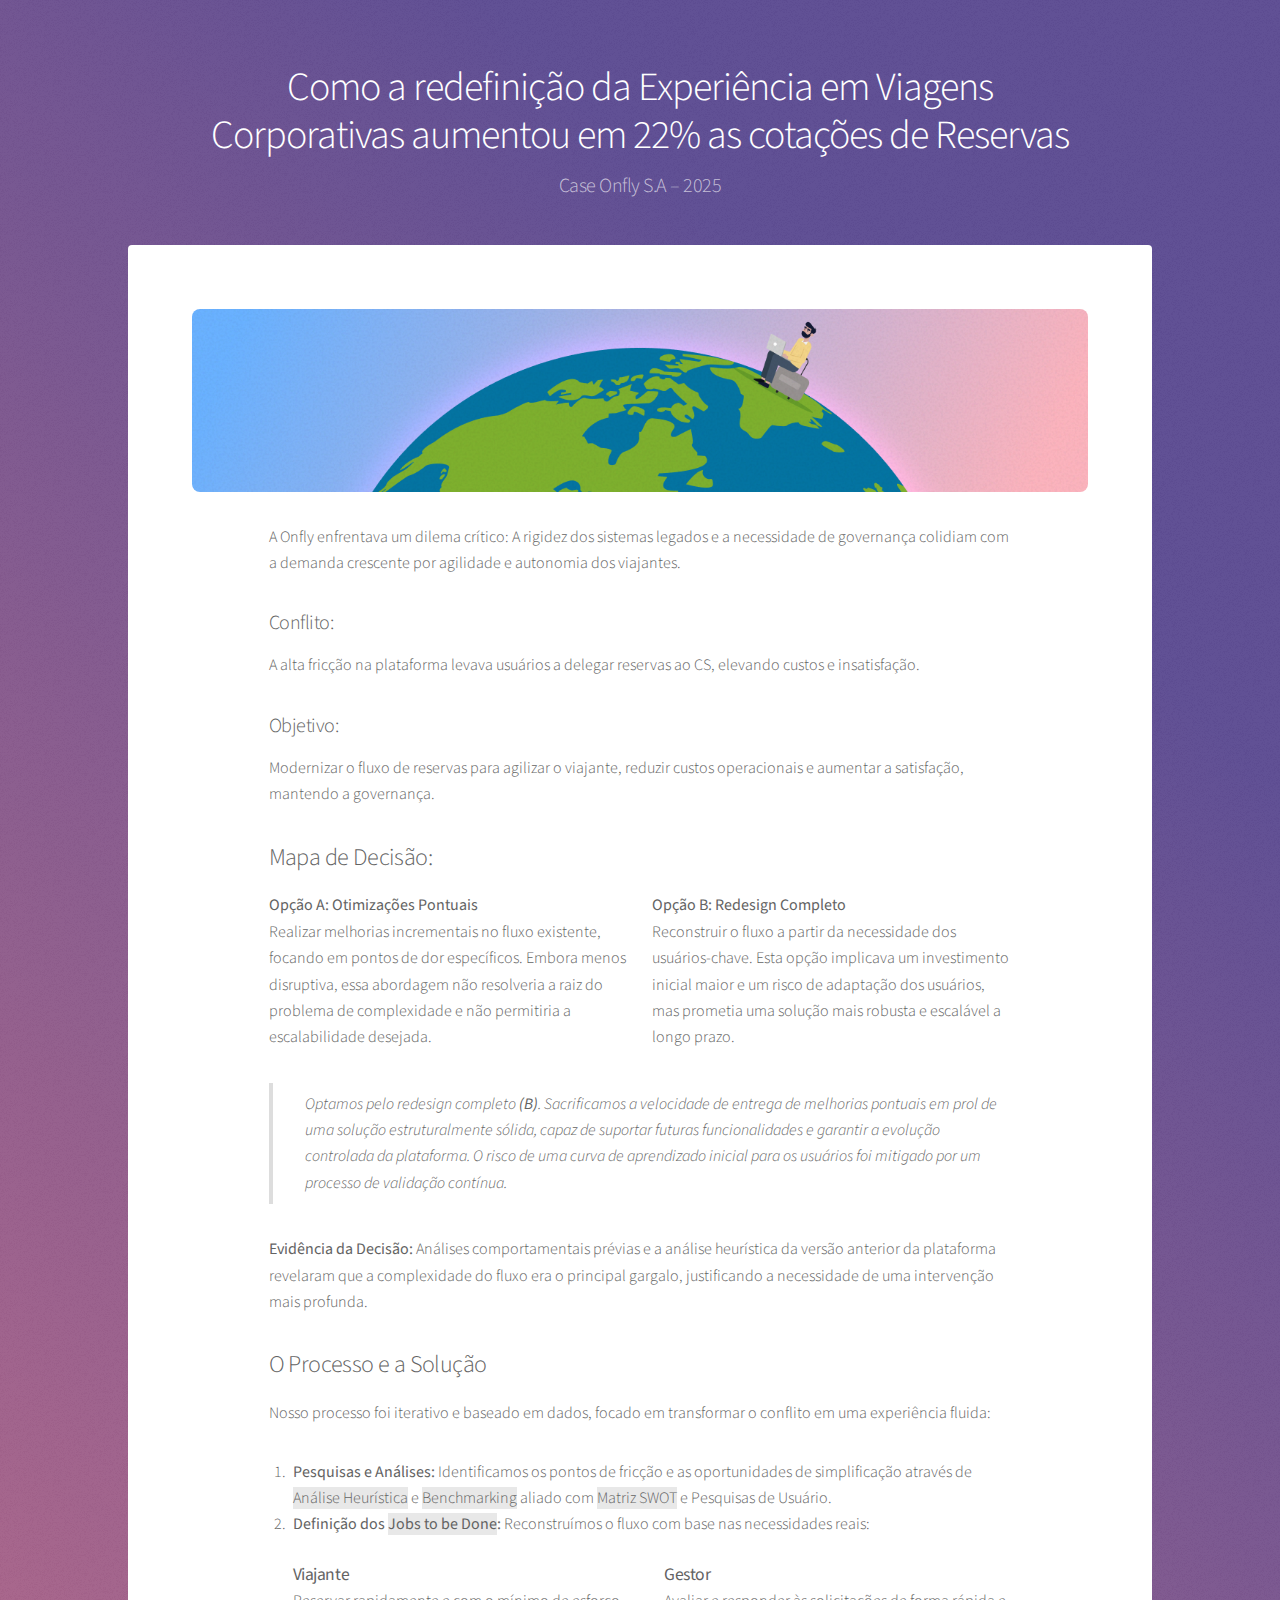
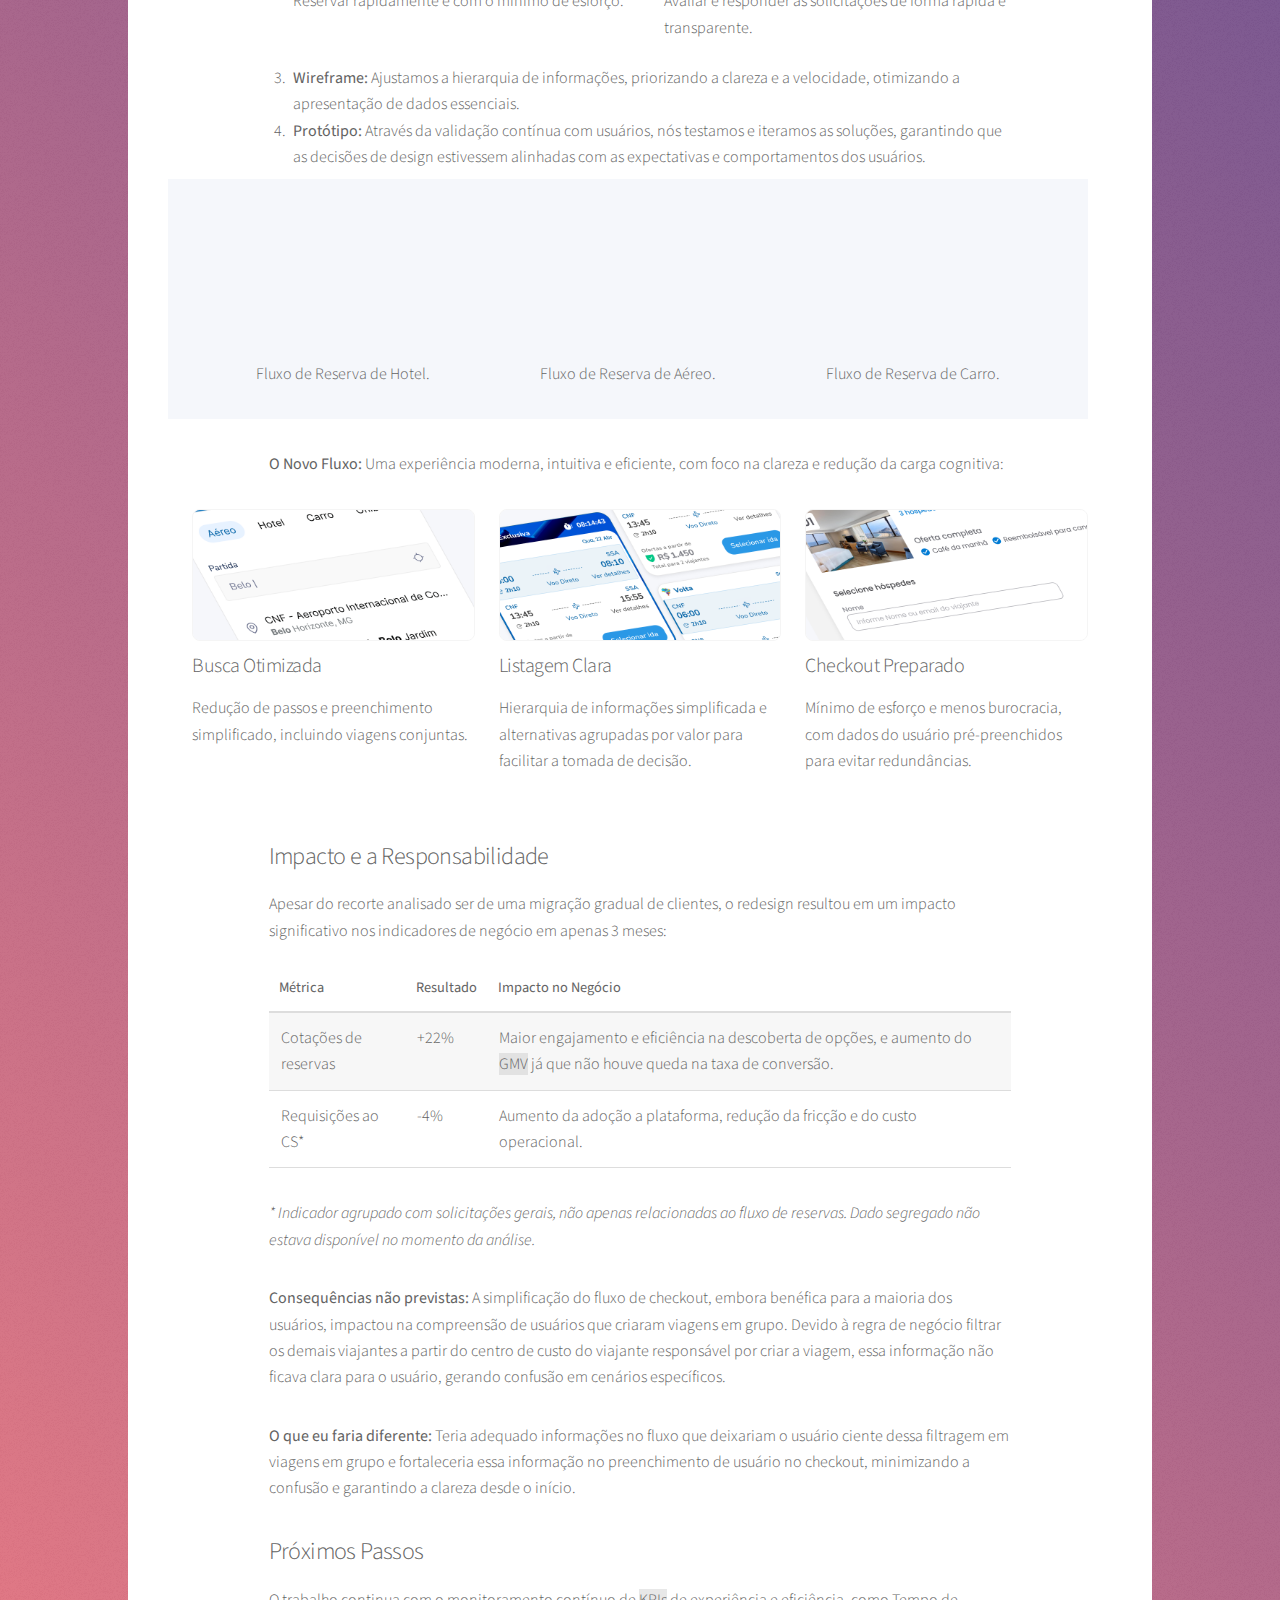
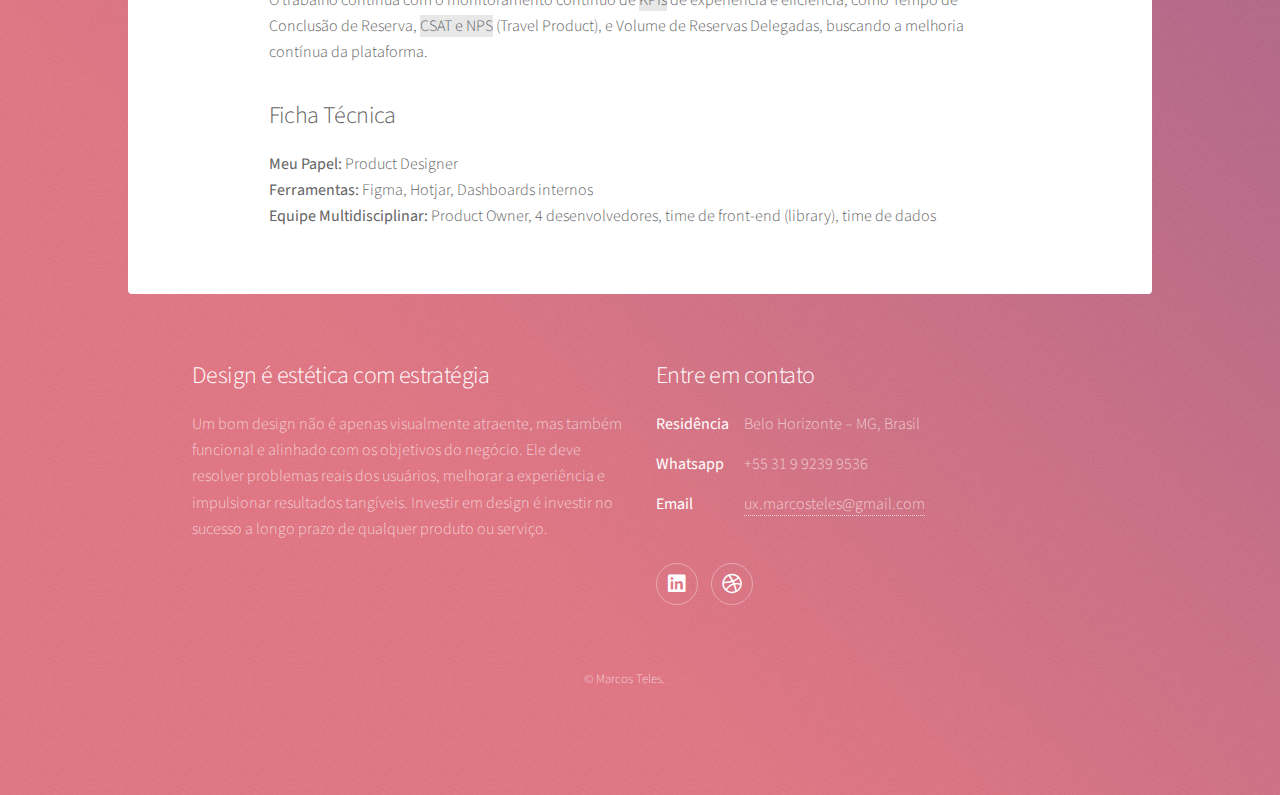
<file: como-a-redefinição-da-experiência-em-viagens-corporativas-aumentou-em-22%-as-cotações-de-reservas.html>
<!DOCTYPE HTML>
<html>
	<head>
		<title>Case Onfly</title>
		<meta charset="utf-8" />
		<meta name="viewport" content="width=device-width, initial-scale=1, user-scalable=no" />
		<link rel="stylesheet" href="assets/css/main.css" />
		<noscript><link rel="stylesheet" href="assets/css/noscript.css" /></noscript>
	</head>
	<body class="is-preload">

		<!-- Wrapper -->
			<div id="wrapper">

				<!-- Header -->
					<header id="header">
						<h1>Como a redefinição da Experiência em Viagens Corporativas aumentou em 22% as cotações de Reservas</h1>
						<p>Case Onfly S.A – 2025</p>
					</header>
					<!-- Main -->
					<div id="main">

						<!-- Content -->
						<section id="content" class="main">
							<div class="box alt banner-case">
								<div class="row gtr-uniform">
									<div class="col-12"><span class="image fit"><img src="images/banner.png" alt="" /></span></div>
								</div>
							</div>
							<div class="box alt">
								<div class="row gtr-uniform">
									<div class="col-10 col-12-small" style="margin: 0 auto;">
										<p>
											A Onfly enfrentava um dilema crítico: A rigidez dos sistemas legados e a necessidade de governança colidiam
											com a demanda crescente por agilidade
											e autonomia dos viajantes.
										</p>
										<h3>Conflito:</h3>
										<p>
											A alta fricção na plataforma levava usuários a delegar reservas ao CS, elevando custos e insatisfação.
										</p>
										<h3>Objetivo:</h3>
										<p>
											Modernizar o fluxo de reservas para agilizar o viajante, reduzir custos operacionais e aumentar a
										satisfação, mantendo a governança.
										</p>

										<h2>Mapa de Decisão:</h2>
										<div class="row">
											<div class="col-6 col-12-small"><p>
												<b>Opção A: Otimizações Pontuais</b> <br>Realizar melhorias incrementais no fluxo existente, focando
												em pontos
												de dor específicos. Embora menos disruptiva, essa abordagem não resolveria a raiz do problema de
												complexidade e não permitiria a escalabilidade desejada.
												</p>
											</div>
											<div class="col-6 col-12-small">
												<p>
													<b>Opção B: Redesign Completo</b> <br>Reconstruir o fluxo a partir da necessidade dos usuários-chave.
													Esta opção implicava um investimento inicial maior e um risco de adaptação dos usuários, mas prometia
													uma solução mais robusta e escalável a longo prazo.
												</p>
											</div>
										</div>
										<blockquote>
											Optamos pelo redesign completo <b>(B)</b>. Sacrificamos a velocidade de entrega de melhorias pontuais
											em prol de uma solução estruturalmente sólida, capaz de suportar futuras funcionalidades e garantir a
											evolução controlada da plataforma. O risco de uma curva de aprendizado inicial para os usuários foi
											mitigado por um processo de validação contínua.
										</blockquote>
										<p>
											<b>Evidência da Decisão:</b> Análises comportamentais prévias e a análise heurística da versão anterior
											da plataforma revelaram que a complexidade do fluxo era o principal gargalo, justificando a necessidade
											de uma intervenção mais profunda.
										</p>
										<h2>O Processo e a Solução</h2>
										<p>
											Nosso processo foi iterativo e baseado em dados, focado em transformar o conflito em uma experiência fluida:
										</p>
										<ol>
											<li>
												<b>Pesquisas e Análises:</b> Identificamos os pontos de fricção e as oportunidades de
												simplificação através de <span class="tooltip-container"
													data-tooltip="Análise ou avaliação heurística é uma avaliação rápida, barata e prática de um produto,
													interface ou serviço afim de rapidamente determinar o que está e o que não está funcionando em um
													sistema. Ref.: UX Collective Brasil.">Análise Heurística</span>
																	e <span class="tooltip-container"
													data-tooltip="O benchmarking serve como uma ferramenta para as organizações melhorarem seu desempenho
													por meio da comparação com outras entidades de alto desempenho. Ref.: Andersen e Pettersen, 1996.">Benchmarking</span> aliado
																	com <span class="tooltip-container"
													data-tooltip="Análise SWOT, também conhecida como FOFA, é uma ferramenta de gestão que investiga tanto
													o ambiente interno quanto externo de uma organização, visando identificar oportunidades para
													aprimoramento e otimização do desempenho. Ref.: EUAX">Matriz SWOT</span> e Pesquisas de Usuário.
											</li>
												<li>
												<b>Definição dos <span class="tooltip-container"
													data-tooltip="Para entender o objetivo do usuário, usa-se a estrutura: Verbo + Objeto + Contexto.
																	Ex: Realizar pagamentos online de forma segura e sem atritos">Jobs to be Done</span>:</b>
																	Reconstruímos o fluxo com base nas necessidades reais:
												<div class="row" style="margin-top:0.75em;margin-bottom:0.75em">
													<div class="col-6 col-12-small" style="margin:0.75em 0 0.75em 0">
														<h4 style="margin:0"><b>Viajante</b></h4>
														<p style="margin:0;">Reservar rapidamente e com o mínimo de esforço.</p>
													</div>
													<div class="col-6 col-12-small" style="margin:0.75em 0 0.75em 0">
														<h4 style="margin:0"><b>Gestor</b></h4>
														<p style="margin:0;">Avaliar e responder às solicitações de forma rápida e transparente.</p>
													</div>
												</div>
											</li>
											<li><b>Wireframe:</b> Ajustamos a hierarquia de informações, priorizando a clareza e a velocidade, otimizando
												a apresentação de dados essenciais.</li>
											<li><b>Protótipo:</b> Através da validação contínua com usuários, nós testamos e iteramos as soluções,
												garantindo que as decisões de design estivessem alinhadas com as expectativas e comportamentos dos
												usuários.</li>
										</ol>
									</div>		
								</div>
							</div>
							<div class="box alt">
								<div class="row gtr-uniform video-row">
									<!-- <div class="col-12"><span class="image fit"><img src="images/pic04.jpg" alt="" /></span></div> -->
									 <div class="col-4 col-12-small">
										<video title="Fluxo de Reserva de Hotel." aria-label="Apresentação da Homepage" muted="" loop="" playsinline="" autoplay="1">
											<source src="https://marcosteles.github.io/videos/hotel.mp4" type="video/mp4">
										</video>
										<summary>
											Fluxo de Reserva de Hotel.
										</summary>
									</div>
									 <div class="col-4 col-12-small">
										<video title="Fluxo de Reserva de Aéreo." aria-label="Apresentação da Homepage" muted="" loop="" playsinline="" autoplay="1">
											<source src="https://marcosteles.github.io/videos/aereo.mp4" type="video/mp4">
										</video>
										<summary>
											Fluxo de Reserva de Aéreo.
										</summary>
									</div>
									 <div class="col-4 col-12-small">
										<video title="Fluxo de Reserva de Carro." aria-label="Apresentação da Homepage" muted="" loop="" playsinline="" autoplay="1">
											<source src="https://marcosteles.github.io/videos/carro.mp4" type="video/mp4">
										</video>
										<summary>
											Fluxo de Reserva de Carro.
										</summary>
									</div>
								</div>
							</div>
							<!-- <div class="row">
								<div class="col-10 col-12-small" style="margin: 0 auto;">
									<p>
										A implementação de uma arquitetura Modular baseada em <span
											class="tooltip-container"
											data-tooltip="Um Design System é, essencialmente, um conjunto compreensivo
															de padrões e práticas que guiam a criação e manutenção de um ecossistema
															de design de uma forma coesa. Ref: João Passini">Design System</span> e <span
											class="tooltip-container"
											data-tooltip="O Atomic Design é uma metodologia para criar interfaces
															digitais de forma organizada e eficiente, comparando os elementos do
															design a componentes químicos (átomo, molécula, organismo, etc)">Atomic Design</span>
															foi crucial para garantir a escalabilidade e a colaboração entre os times, permitindo
															uma evolução controlada e consistente da plataforma.
									</p>									
								</div>		
							</div>
							<div class="box alt">
								<div class="row gtr-uniform">
									<div class="col-6 col-12-small">
										<span class="image fit">
											<img src="images/pic04.jpg" alt="" />
										</span>
									</div>
									<div class="col-6 col-12-small">
										<span class="image fit">
											<img src="images/pic04.jpg" alt="" />
										</span>
									</div>
								</div>
							</div> -->
							<div class="row">
								<div class="col-10 col-12-small" style="margin: 0 auto;">
									<p>
										<b>O Novo Fluxo:</b> Uma experiência moderna, intuitiva e eficiente, com foco na clareza e redução da carga
										cognitiva:
									</p>
								</div>		
							</div>
							<div class="box alt">
								<div class="row gtr-uniform">
									<div class="col-4 col-12-small">
										<span class="image fit">
											<img src="images/busca-otimizada.png" alt="" class="benefits" />
											<h3 style="margin-top: .5em;">
												Busca Otimizada												
											</h3>
											<p>Redução de passos e preenchimento simplificado, incluindo viagens conjuntas.</p>
										</span>
									</div>
									<div class="col-4 col-12-small">
										<span class="image fit">
											<img src="images/listagem-clara.png" alt="" class="benefits" />
											<h3 style="margin-top: .5em;">
												Listagem Clara
											</h3>
											<p>Hierarquia de informações simplificada e alternativas agrupadas por valor para facilitar a
												tomada de decisão.</p>
										</span>
									</div>
									<div class="col-4 col-12-small">
										<span class="image fit">
											<img src="images/checkout-preparado.png" alt="" class="benefits" />
											<h3 style="margin-top: .5em;">
												Checkout Preparado
											</h3>
											<p>Mínimo de esforço e menos burocracia, com dados do usuário pré-preenchidos para evitar
												redundâncias.</p>
										</span>
									</div>
								</div>
							</div>
							<div class="row">
								<div class="col-10 col-12-small" style="margin: 0 auto;">
									<h2>
										Impacto e a Responsabilidade
									</h2>
									<p>
										Apesar do recorte analisado ser de uma migração gradual de clientes, o redesign resultou em um impacto
										significativo nos indicadores de negócio em apenas 3 meses:
									</p>
									<table class="table-large">
										<thead>
											<tr>
												<th>Métrica</th>
												<th>Resultado</th>
												<th>Impacto no Negócio</th>
											</tr>
										</thead>
										<tbody>
											<tr>
												<td>Cotações de reservas</td>
												<td>+22%</td>
												<td>Maior engajamento e eficiência na descoberta de opções, e aumento do <span
											class="tooltip-container"
											data-tooltip="O GMV (Gross Merchandise Volume), ou Volume Bruto de Mercadoria
															é o valor total de todas as vendas realizadas através de uma plataforma ou site
															durante um período específico">GMV</span> já que não houve queda na taxa de conversão.</td>
											</tr>
											<tr>
												<td>Requisições ao CS*</td>
												<td>-4%</td>
												<td>Aumento da adoção a plataforma, redução da fricção e do custo operacional.</td>
											</tr>
										</tbody>
									</table>
									<div class="table-small">
										<div class="indicador">
											<p><b>Cotações de Reservas:</b> +22%<br>Impacto no Negócio:</b> Maior engajamento e eficiência na descoberta de opções, e aumento do <span	
											class="tooltip-container"
											data-tooltip="O GMV (Gross Merchandise Volume), ou Volume Bruto de Mercadoria
															é o valor total de todas as vendas realizadas através de uma plataforma ou site
															durante um período específico">GMV</span> já que não houve queda na taxa de conversão.
											</p>
										</div>
										<div class="indicador">
											<p><b>Requisições ao CS:</b> -4%<br><b>Impacto no Negócio:</b> Aumento da adoção a plataforma, redução da fricção e do custo operacional.</p>
										</div>
									</div>
									<p>
										<i>* Indicador agrupado com solicitações gerais, não apenas relacionadas ao fluxo de reservas. Dado segregado
										não estava disponível no momento da análise.
										</i>
									</p>
									<p>
										<b>Consequências não previstas:</b> A simplificação do fluxo de checkout, embora benéfica para a maioria
										dos usuários, impactou na compreensão de usuários que criaram viagens em grupo. Devido à regra de negócio
										filtrar os demais viajantes a partir do centro de custo do viajante responsável por criar a viagem, essa
										informação não ficava clara para o usuário, gerando confusão em cenários específicos.
									</p>
									<p>
										<b>O que eu faria diferente:</b> Teria adequado informações no fluxo que deixariam o usuário ciente dessa
										filtragem em viagens em grupo e fortaleceria essa informação no preenchimento de usuário no checkout,
										minimizando a confusão e garantindo a clareza desde o início.
									</p>
									<h2>
										Próximos Passos
									</h2>
									<p>
										O trabalho continua com o monitoramento contínuo de <span
											class="tooltip-container"
											data-tooltip="KPI significa Indicador-Chave de Desempenho (Key Performance Indicator).
															Em resumo, um KPI é um número ou métrica fundamental que mostra
															se você ou sua empresa estão no caminho certo para alcançar seus principais
															objetivos.">KPIs</span> de experiência e eficiência, como Tempo de Conclusão de
															Reserva, <span
											class="tooltip-container"
											data-tooltip="CSAT (Customer Satisfaction) e NPS (Net Promoter Score) são métricas de satisfação
															do cliente.">CSAT e NPS</span> (Travel Product), e Volume de Reservas Delegadas,
															buscando a melhoria contínua da plataforma.
									</p>
									<h2>
										Ficha Técnica
									</h2>
									<p>
										<b>Meu Papel:</b> Product Designer<br>
										<b>Ferramentas:</b> Figma, Hotjar, Dashboards internos<br>
										<b>Equipe Multidisciplinar:</b> Product Owner, 4 desenvolvedores, time de front-end (library), time de dados
									</p>
								</div>
							</div>
						</section>
					</div>

				<!-- Footer -->
					<footer id="footer">
						<section>
							<h2>Design é estética com estratégia</h2>
							<p>
								Um bom design não é apenas visualmente atraente, mas também funcional e alinhado com os objetivos do negócio.
								Ele deve resolver problemas reais dos usuários, melhorar a experiência e impulsionar resultados tangíveis.
								Investir em design é investir no sucesso a longo prazo de qualquer produto ou serviço.
							</p>
						</section>
						<section>
							<h2>Entre em contato</h2>
							<dl class="alt">
								<dt>Residência</dt>
								<dd>Belo Horizonte – MG, Brasil</dd>
								<dt>Whatsapp</dt>
								<dd>+55 31 9 9239 9536</dd>
								<dt>Email</dt>
								<dd><a href="#">ux.marcosteles@gmail.com</a></dd>
							</dl>
							<ul class="icons">
								<li><a href="https://www.linkedin.com/in/marcosrmteles/" class="icon brands fa-linkedin alt" target="_blank"><span class="label">LinkedIn</span></a></li>
								<li><a href="https://dribbble.com/marcos-teles" class="icon brands fa-dribbble alt" target="_blank"><span class="label">Dribbble</span></a></li>
							</ul>
						</section>
						<p class="copyright">&copy; Marcos Teles.</p>
					</footer>

			</div>

		<!-- Scripts -->
			<script src="assets/js/jquery.min.js"></script>
			<script src="assets/js/jquery.scrollex.min.js"></script>
			<script src="assets/js/jquery.scrolly.min.js"></script>
			<script src="assets/js/browser.min.js"></script>
			<script src="assets/js/breakpoints.min.js"></script>
			<script src="assets/js/util.js"></script>
			<script src="assets/js/main.js"></script>

	</body>
</html>
</file>
<file: assets/css/noscript.css>
/*
	Stellar by HTML5 UP
	html5up.net | @ajlkn
	Free for personal and commercial use under the CCA 3.0 license (html5up.net/license)
*/

/* Header */

	body.is-preload #header.alt > * {
		opacity: 1;
	}

	body.is-preload #header.alt .logo {
		-moz-transform: none;
		-webkit-transform: none;
		-ms-transform: none;
		transform: none;
	}
</file>
<file: assets/css/main.css>
@import url(fontawesome-all.min.css);
@import 'https://fonts.googleapis.com/css?family=Source+Sans+Pro:300,400';

/* variables */

:root {
	/* --primary-color: #ddd; */
	--white: #fff;
}

body{
	overflow-x: hidden;
}

html, body, div, span, applet, object,
iframe, h1, h2, h3, h4, h5, h6, p, blockquote,
pre, a, abbr, acronym, address, big, cite,
code, del, dfn, em, img, ins, kbd, q, s, samp,
small, strike, strong, sub, sup, tt, var, b,
u, i, center, dl, dt, dd, ol, ul, li, fieldset,
form, label, legend, table, caption, tbody,
tfoot, thead, tr, th, td, article, aside,
canvas, details, embed, figure, figcaption,
footer, header, hgroup, menu, nav, output, ruby,
section, summary, time, mark, audio, video {
	margin: 0;
	padding: 0;
	border: 0;
	font-size: 100%;
	font: inherit;
	vertical-align: baseline;
}

article, aside, details, figcaption, figure,
footer, header, hgroup, menu, nav, section {
	display: block;}

body {
	line-height: 1;
}

ol, ul {
	list-style: none;
}

blockquote, q {
	quotes: none;
}

	blockquote:before, blockquote:after, q:before, q:after {
		content: '';
		content: none;
	}

table {
	border-collapse: collapse;
	border-spacing: 0;
}

body {
	-webkit-text-size-adjust: none;
}

mark {
	background-color: transparent;
	color: inherit;
}

input::-moz-focus-inner {
	border: 0;
	padding: 0;
}

input, select, textarea {
	-moz-appearance: none;
	-webkit-appearance: none;
	-ms-appearance: none;
	appearance: none;
}

/* Basic */

	@-ms-viewport {
		width: device-width;
	}

	body {
		-ms-overflow-style: scrollbar;
	}

	@media screen and (max-width: 480px) {

		html, body {
			min-width: 320px;
		}

	}

	html {
		box-sizing: border-box;
	}

	*, *:before, *:after {
		box-sizing: inherit;
	}

	body {
		background-color: #935d8c;
		background-image: url("images/overlay.png"), -moz-linear-gradient(45deg, #e37682 15%, #5f4d93 85%);
		background-image: url("images/overlay.png"), -webkit-linear-gradient(45deg, #e37682 15%, #5f4d93 85%);
		background-image: url("images/overlay.png"), -ms-linear-gradient(45deg, #e37682 15%, #5f4d93 85%);
		background-image: url("images/overlay.png"), linear-gradient(45deg, #e37682 15%, #5f4d93 85%);
	}

		body.is-preload *, body.is-preload *:before, body.is-preload *:after {
			-moz-animation: none !important;
			-webkit-animation: none !important;
			-ms-animation: none !important;
			animation: none !important;
			-moz-transition: none !important;
			-webkit-transition: none !important;
			-ms-transition: none !important;
			transition: none !important;
		}

/* Type */

	body {
		background-color: #935d8c;
		color: rgba(255, 255, 255, 0.65);
	}

	body, input, select, textarea {
		font-family: "Source Sans Pro", Helvetica, sans-serif;
		font-size: 17pt;
		font-weight: 300;
		line-height: 1.65;
	}

		@media screen and (max-width: 1680px) {

			body, input, select, textarea {
				font-size: 14pt;
			}

		}

		@media screen and (max-width: 1280px) {

			body, input, select, textarea {
				font-size: 12pt;
			}

		}

		@media screen and (max-width: 360px) {

			body, input, select, textarea {
				font-size: 11pt;
			}

		}

	a {
		-moz-transition: color 0.2s ease, border-bottom 0.2s ease;
		-webkit-transition: color 0.2s ease, border-bottom 0.2s ease;
		-ms-transition: color 0.2s ease, border-bottom 0.2s ease;
		transition: color 0.2s ease, border-bottom 0.2s ease;
		text-decoration: none;
		border-bottom: dotted 1px;
		color: inherit;
	}

		a:hover {
			border-bottom-color: transparent;
		}

	strong, b {
		font-weight: 400;
	}

	em, i {
		font-style: italic;
	}

	p {
		margin: 0 0 2em 0;
	}

		p.content {
			-moz-columns: 20em 2;
			-webkit-columns: 20em 2;
			-ms-columns: 20em 2;
			columns: 20em 2;
			-moz-column-gap: 2em;
			-webkit-column-gap: 2em;
			-ms-column-gap: 2em;
			column-gap: 2em;
			text-align: justify;
		}

	h1, h2, h3, h4, h5, h6 {
		font-weight: 300;
		line-height: 1.5;
		margin: 0 0 0.7em 0;
		letter-spacing: -0.025em;
	}

		h1 a, h2 a, h3 a, h4 a, h5 a, h6 a {
			color: inherit;
			text-decoration: none;
		}

	h1 {
		font-size: 2.5em;
		line-height: 1.2;
	}

	h2 {
		font-size: 1.5em;
	}

	h3 {
		font-size: 1.25em;
	}

	h4 {
		font-size: 1.1em;
	}

	h5 {
		font-size: 0.9em;
	}

	h6 {
		font-size: 0.7em;
	}

	@media screen and (max-width: 736px) {

		h1 {
			font-size: 2em;
		}

	}

	sub {
		font-size: 0.8em;
		position: relative;
		top: 0.5em;
	}

	sup {
		font-size: 0.8em;
		position: relative;
		top: -0.5em;
	}

	blockquote {
		border-left: solid 4px;
		font-style: italic;
		margin: 0 0 2em 0;
		padding: 0.5em 0 0.5em 2em;
	}

	code {
		border-radius: 8px;
		border: solid 1px;
		font-family: "Courier New", monospace;
		font-size: 0.9em;
		margin: 0 0.25em;
		padding: 0.25em 0.65em;
	}

	pre {
		-webkit-overflow-scrolling: touch;
		font-family: "Courier New", monospace;
		font-size: 0.9em;
		margin: 0 0 2em 0;
	}

		pre code {
			display: block;
			line-height: 1.75;
			padding: 1em 1.5em;
			overflow-x: auto;
		}

	hr {
		border: 0;
		border-bottom: solid 1px;
		margin: 2em 0;
	}

		hr.major {
			margin: 3em 0;
		}

	.align-left {
		text-align: left;
	}

	.align-center {
		text-align: center;
	}

	.align-right {
		text-align: right;
	}

	input, select, textarea {
		color: #ffffff;
	}

	a:hover {
		color: #ffffff;
	}

	strong, b {
		color: #ffffff;
	}

	h1, h2, h3, h4, h5, h6 {
		color: #ffffff;
	}

	blockquote {
		border-left-color: rgba(255, 255, 255, 0.35);
	}

	code {
		background: rgba(255, 255, 255, 0.075);
		border-color: rgba(255, 255, 255, 0.35);
	}

	hr {
		border-bottom-color: rgba(255, 255, 255, 0.35);
	}

/* Row */

	.row {
		display: flex;
		flex-wrap: wrap;
		box-sizing: border-box;
		align-items: stretch;
	}

		.row > * {
			box-sizing: border-box;
		}

		.row.gtr-uniform > * > :last-child {
			margin-bottom: 0;
		}

		.row.aln-left {
			justify-content: flex-start;
		}

		.row.aln-center {
			justify-content: center;
		}

		.row.aln-right {
			justify-content: flex-end;
		}

		.row.aln-top {
			align-items: flex-start;
		}

		.row.aln-middle {
			align-items: center;
		}

		.row.aln-bottom {
			align-items: flex-end;
		}

		.row > .imp {
			order: -1;
		}

		.row > .col-1 {
			width: 8.33333%;
		}

		.row > .off-1 {
			margin-left: 8.33333%;
		}

		.row > .col-2 {
			width: 16.66667%;
		}

		.row > .off-2 {
			margin-left: 16.66667%;
		}

		.row > .col-3 {
			width: 25%;
		}

		.row > .off-3 {
			margin-left: 25%;
		}

		.row > .col-4 {
			width: 33.33333%;
		}

		.row > .off-4 {
			margin-left: 33.33333%;
		}

		.row > .col-5 {
			width: 41.66667%;
		}

		.row > .off-5 {
			margin-left: 41.66667%;
		}

		.row > .col-6 {
			width: 50%;
		}

		.row > .off-6 {
			margin-left: 50%;
		}

		.row > .col-7 {
			width: 58.33333%;
		}

		.row > .off-7 {
			margin-left: 58.33333%;
		}

		.row > .col-8 {
			width: 66.66667%;
		}

		.row > .off-8 {
			margin-left: 66.66667%;
		}

		.row > .col-9 {
			width: 75%;
		}

		.row > .off-9 {
			margin-left: 75%;
		}

		.row > .col-10 {
			width: 83.33333%;
		}

		.row > .off-10 {
			margin-left: 83.33333%;
		}

		.row > .col-11 {
			width: 91.66667%;
		}

		.row > .off-11 {
			margin-left: 91.66667%;
		}

		.row > .col-12 {
			width: 100%;
		}

		.row > .off-12 {
			margin-left: 100%;
		}

		.row.gtr-0 {
			margin-top: 0;
			margin-left: 0em;
		}

			.row.gtr-0 > * {
				padding: 0 0 0 0em;
			}

			.row.gtr-0.gtr-uniform {
				margin-top: 0em;
			}

				.row.gtr-0.gtr-uniform > * {
					padding-top: 0em;
				}

		.row.gtr-25 {
			margin-top: 0;
			margin-left: -0.375em;
		}

			.row.gtr-25 > * {
				padding: 0 0 0 0.375em;
			}

			.row.gtr-25.gtr-uniform {
				margin-top: -0.375em;
			}

				.row.gtr-25.gtr-uniform > * {
					padding-top: 0.375em;
				}

		.row.gtr-50 {
			margin-top: 0;
			margin-left: -0.75em;
		}

			.row.gtr-50 > * {
				padding: 0 0 0 0.75em;
			}

			.row.gtr-50.gtr-uniform {
				margin-top: -0.75em;
			}

				.row.gtr-50.gtr-uniform > * {
					padding-top: 0.75em;
				}

		.row {
			margin-top: 0;
			margin-left: -1.5em;
		}

			.row > * {
				padding: 0 0 0 1.5em;
			}

			.row.gtr-uniform {
				margin-top: -1.5em;
			}

				.row.gtr-uniform > * {
					padding-top: 1.5em;
				}

		.row.gtr-150 {
			margin-top: 0;
			margin-left: -2.25em;
		}

			.row.gtr-150 > * {
				padding: 0 0 0 2.25em;
			}

			.row.gtr-150.gtr-uniform {
				margin-top: -2.25em;
			}

				.row.gtr-150.gtr-uniform > * {
					padding-top: 2.25em;
				}

		.row.gtr-200 {
			margin-top: 0;
			margin-left: -3em;
		}

			.row.gtr-200 > * {
				padding: 0 0 0 3em;
			}

			.row.gtr-200.gtr-uniform {
				margin-top: -3em;
			}

				.row.gtr-200.gtr-uniform > * {
					padding-top: 3em;
				}

		@media screen and (max-width: 1680px) {

			.row {
				display: flex;
				flex-wrap: wrap;
				box-sizing: border-box;
				align-items: stretch;
			}

				.row > * {
					box-sizing: border-box;
				}

				.row.gtr-uniform > * > :last-child {
					margin-bottom: 0;
				}

				.row.aln-left {
					justify-content: flex-start;
				}

				.row.aln-center {
					justify-content: center;
				}

				.row.aln-right {
					justify-content: flex-end;
				}

				.row.aln-top {
					align-items: flex-start;
				}

				.row.aln-middle {
					align-items: center;
				}

				.row.aln-bottom {
					align-items: flex-end;
				}

				.row > .imp-xlarge {
					order: -1;
				}

				.row > .col-1-xlarge {
					width: 8.33333%;
				}

				.row > .off-1-xlarge {
					margin-left: 8.33333%;
				}

				.row > .col-2-xlarge {
					width: 16.66667%;
				}

				.row > .off-2-xlarge {
					margin-left: 16.66667%;
				}

				.row > .col-3-xlarge {
					width: 25%;
				}

				.row > .off-3-xlarge {
					margin-left: 25%;
				}

				.row > .col-4-xlarge {
					width: 33.33333%;
				}

				.row > .off-4-xlarge {
					margin-left: 33.33333%;
				}

				.row > .col-5-xlarge {
					width: 41.66667%;
				}

				.row > .off-5-xlarge {
					margin-left: 41.66667%;
				}

				.row > .col-6-xlarge {
					width: 50%;
				}

				.row > .off-6-xlarge {
					margin-left: 50%;
				}

				.row > .col-7-xlarge {
					width: 58.33333%;
				}

				.row > .off-7-xlarge {
					margin-left: 58.33333%;
				}

				.row > .col-8-xlarge {
					width: 66.66667%;
				}

				.row > .off-8-xlarge {
					margin-left: 66.66667%;
				}

				.row > .col-9-xlarge {
					width: 75%;
				}

				.row > .off-9-xlarge {
					margin-left: 75%;
				}

				.row > .col-10-xlarge {
					width: 83.33333%;
				}

				.row > .off-10-xlarge {
					margin-left: 83.33333%;
				}

				.row > .col-11-xlarge {
					width: 91.66667%;
				}

				.row > .off-11-xlarge {
					margin-left: 91.66667%;
				}

				.row > .col-12-xlarge {
					width: 100%;
				}

				.row > .off-12-xlarge {
					margin-left: 100%;
				}

				.row.gtr-0 {
					margin-top: 0;
					margin-left: 0em;
				}

					.row.gtr-0 > * {
						padding: 0 0 0 0em;
					}

					.row.gtr-0.gtr-uniform {
						margin-top: 0em;
					}

						.row.gtr-0.gtr-uniform > * {
							padding-top: 0em;
						}

				.row.gtr-25 {
					margin-top: 0;
					margin-left: -0.375em;
				}

					.row.gtr-25 > * {
						padding: 0 0 0 0.375em;
					}

					.row.gtr-25.gtr-uniform {
						margin-top: -0.375em;
					}

						.row.gtr-25.gtr-uniform > * {
							padding-top: 0.375em;
						}

				.row.gtr-50 {
					margin-top: 0;
					margin-left: -0.75em;
				}

					.row.gtr-50 > * {
						padding: 0 0 0 0.75em;
					}

					.row.gtr-50.gtr-uniform {
						margin-top: -0.75em;
					}

						.row.gtr-50.gtr-uniform > * {
							padding-top: 0.75em;
						}

				.row {
					margin-top: 0;
					margin-left: -1.5em;
				}

					.row > * {
						padding: 0 0 0 1.5em;
					}

					.row.gtr-uniform {
						margin-top: -1.5em;
					}

						.row.gtr-uniform > * {
							padding-top: 1.5em;
						}

				.row.gtr-150 {
					margin-top: 0;
					margin-left: -2.25em;
				}

					.row.gtr-150 > * {
						padding: 0 0 0 2.25em;
					}

					.row.gtr-150.gtr-uniform {
						margin-top: -2.25em;
					}

						.row.gtr-150.gtr-uniform > * {
							padding-top: 2.25em;
						}

				.row.gtr-200 {
					margin-top: 0;
					margin-left: -3em;
				}

					.row.gtr-200 > * {
						padding: 0 0 0 3em;
					}

					.row.gtr-200.gtr-uniform {
						margin-top: -3em;
					}

						.row.gtr-200.gtr-uniform > * {
							padding-top: 3em;
						}

		}

		@media screen and (max-width: 1280px) {

			.row {
				display: flex;
				flex-wrap: wrap;
				box-sizing: border-box;
				align-items: stretch;
			}

				.row > * {
					box-sizing: border-box;
				}

				.row.gtr-uniform > * > :last-child {
					margin-bottom: 0;
				}

				.row.aln-left {
					justify-content: flex-start;
				}

				.row.aln-center {
					justify-content: center;
				}

				.row.aln-right {
					justify-content: flex-end;
				}

				.row.aln-top {
					align-items: flex-start;
				}

				.row.aln-middle {
					align-items: center;
				}

				.row.aln-bottom {
					align-items: flex-end;
				}

				.row > .imp-large {
					order: -1;
				}

				.row > .col-1-large {
					width: 8.33333%;
				}

				.row > .off-1-large {
					margin-left: 8.33333%;
				}

				.row > .col-2-large {
					width: 16.66667%;
				}

				.row > .off-2-large {
					margin-left: 16.66667%;
				}

				.row > .col-3-large {
					width: 25%;
				}

				.row > .off-3-large {
					margin-left: 25%;
				}

				.row > .col-4-large {
					width: 33.33333%;
				}

				.row > .off-4-large {
					margin-left: 33.33333%;
				}

				.row > .col-5-large {
					width: 41.66667%;
				}

				.row > .off-5-large {
					margin-left: 41.66667%;
				}

				.row > .col-6-large {
					width: 50%;
				}

				.row > .off-6-large {
					margin-left: 50%;
				}

				.row > .col-7-large {
					width: 58.33333%;
				}

				.row > .off-7-large {
					margin-left: 58.33333%;
				}

				.row > .col-8-large {
					width: 66.66667%;
				}

				.row > .off-8-large {
					margin-left: 66.66667%;
				}

				.row > .col-9-large {
					width: 75%;
				}

				.row > .off-9-large {
					margin-left: 75%;
				}

				.row > .col-10-large {
					width: 83.33333%;
				}

				.row > .off-10-large {
					margin-left: 83.33333%;
				}

				.row > .col-11-large {
					width: 91.66667%;
				}

				.row > .off-11-large {
					margin-left: 91.66667%;
				}

				.row > .col-12-large {
					width: 100%;
				}

				.row > .off-12-large {
					margin-left: 100%;
				}

				.row.gtr-0 {
					margin-top: 0;
					margin-left: 0em;
				}

					.row.gtr-0 > * {
						padding: 0 0 0 0em;
					}

					.row.gtr-0.gtr-uniform {
						margin-top: 0em;
					}

						.row.gtr-0.gtr-uniform > * {
							padding-top: 0em;
						}

				.row.gtr-25 {
					margin-top: 0;
					margin-left: -0.375em;
				}

					.row.gtr-25 > * {
						padding: 0 0 0 0.375em;
					}

					.row.gtr-25.gtr-uniform {
						margin-top: -0.375em;
					}

						.row.gtr-25.gtr-uniform > * {
							padding-top: 0.375em;
						}

				.row.gtr-50 {
					margin-top: 0;
					margin-left: -0.75em;
				}

					.row.gtr-50 > * {
						padding: 0 0 0 0.75em;
					}

					.row.gtr-50.gtr-uniform {
						margin-top: -0.75em;
					}

						.row.gtr-50.gtr-uniform > * {
							padding-top: 0.75em;
						}

				.row {
					margin-top: 0;
					margin-left: -1.5em;
				}

					.row > * {
						padding: 0 0 0 1.5em;
					}

					.row.gtr-uniform {
						margin-top: -1.5em;
					}

						.row.gtr-uniform > * {
							padding-top: 1.5em;
						}

				.row.gtr-150 {
					margin-top: 0;
					margin-left: -2.25em;
				}

					.row.gtr-150 > * {
						padding: 0 0 0 2.25em;
					}

					.row.gtr-150.gtr-uniform {
						margin-top: -2.25em;
					}

						.row.gtr-150.gtr-uniform > * {
							padding-top: 2.25em;
						}

				.row.gtr-200 {
					margin-top: 0;
					margin-left: -3em;
				}

					.row.gtr-200 > * {
						padding: 0 0 0 3em;
					}

					.row.gtr-200.gtr-uniform {
						margin-top: -3em;
					}

						.row.gtr-200.gtr-uniform > * {
							padding-top: 3em;
						}

		}

		@media screen and (max-width: 980px) {

			.row {
				display: flex;
				flex-wrap: wrap;
				box-sizing: border-box;
				align-items: stretch;
			}

				.row > * {
					box-sizing: border-box;
				}

				.row.gtr-uniform > * > :last-child {
					margin-bottom: 0;
				}

				.row.aln-left {
					justify-content: flex-start;
				}

				.row.aln-center {
					justify-content: center;
				}

				.row.aln-right {
					justify-content: flex-end;
				}

				.row.aln-top {
					align-items: flex-start;
				}

				.row.aln-middle {
					align-items: center;
				}

				.row.aln-bottom {
					align-items: flex-end;
				}

				.row > .imp-medium {
					order: -1;
				}

				.row > .col-1-medium {
					width: 8.33333%;
				}

				.row > .off-1-medium {
					margin-left: 8.33333%;
				}

				.row > .col-2-medium {
					width: 16.66667%;
				}

				.row > .off-2-medium {
					margin-left: 16.66667%;
				}

				.row > .col-3-medium {
					width: 25%;
				}

				.row > .off-3-medium {
					margin-left: 25%;
				}

				.row > .col-4-medium {
					width: 33.33333%;
				}

				.row > .off-4-medium {
					margin-left: 33.33333%;
				}

				.row > .col-5-medium {
					width: 41.66667%;
				}

				.row > .off-5-medium {
					margin-left: 41.66667%;
				}

				.row > .col-6-medium {
					width: 50%;
				}

				.row > .off-6-medium {
					margin-left: 50%;
				}

				.row > .col-7-medium {
					width: 58.33333%;
				}

				.row > .off-7-medium {
					margin-left: 58.33333%;
				}

				.row > .col-8-medium {
					width: 66.66667%;
				}

				.row > .off-8-medium {
					margin-left: 66.66667%;
				}

				.row > .col-9-medium {
					width: 75%;
				}

				.row > .off-9-medium {
					margin-left: 75%;
				}

				.row > .col-10-medium {
					width: 83.33333%;
				}

				.row > .off-10-medium {
					margin-left: 83.33333%;
				}

				.row > .col-11-medium {
					width: 91.66667%;
				}

				.row > .off-11-medium {
					margin-left: 91.66667%;
				}

				.row > .col-12-medium {
					width: 100%;
				}

				.row > .off-12-medium {
					margin-left: 100%;
				}

				.row.gtr-0 {
					margin-top: 0;
					margin-left: 0em;
				}

					.row.gtr-0 > * {
						padding: 0 0 0 0em;
					}

					.row.gtr-0.gtr-uniform {
						margin-top: 0em;
					}

						.row.gtr-0.gtr-uniform > * {
							padding-top: 0em;
						}

				.row.gtr-25 {
					margin-top: 0;
					margin-left: -0.375em;
				}

					.row.gtr-25 > * {
						padding: 0 0 0 0.375em;
					}

					.row.gtr-25.gtr-uniform {
						margin-top: -0.375em;
					}

						.row.gtr-25.gtr-uniform > * {
							padding-top: 0.375em;
						}

				.row.gtr-50 {
					margin-top: 0;
					margin-left: -0.75em;
				}

					.row.gtr-50 > * {
						padding: 0 0 0 0.75em;
					}

					.row.gtr-50.gtr-uniform {
						margin-top: -0.75em;
					}

						.row.gtr-50.gtr-uniform > * {
							padding-top: 0.75em;
						}

				.row {
					margin-top: 0;
					margin-left: -1.5em;
				}

					.row > * {
						padding: 0 0 0 1.5em;
					}

					.row.gtr-uniform {
						margin-top: -1.5em;
					}

						.row.gtr-uniform > * {
							padding-top: 1.5em;
						}

				.row.gtr-150 {
					margin-top: 0;
					margin-left: -2.25em;
				}

					.row.gtr-150 > * {
						padding: 0 0 0 2.25em;
					}

					.row.gtr-150.gtr-uniform {
						margin-top: -2.25em;
					}

						.row.gtr-150.gtr-uniform > * {
							padding-top: 2.25em;
						}

				.row.gtr-200 {
					margin-top: 0;
					margin-left: -3em;
				}

					.row.gtr-200 > * {
						padding: 0 0 0 3em;
					}

					.row.gtr-200.gtr-uniform {
						margin-top: -3em;
					}

						.row.gtr-200.gtr-uniform > * {
							padding-top: 3em;
						}

		}

		@media screen and (max-width: 736px) {

			.row {
				display: flex;
				flex-wrap: wrap;
				box-sizing: border-box;
				align-items: stretch;
			}

				.row > * {
					box-sizing: border-box;
				}

				.row.gtr-uniform > * > :last-child {
					margin-bottom: 0;
				}

				.row.aln-left {
					justify-content: flex-start;
				}

				.row.aln-center {
					justify-content: center;
				}

				.row.aln-right {
					justify-content: flex-end;
				}

				.row.aln-top {
					align-items: flex-start;
				}

				.row.aln-middle {
					align-items: center;
				}

				.row.aln-bottom {
					align-items: flex-end;
				}

				.row > .imp-small {
					order: -1;
				}

				.row > .col-1-small {
					width: 8.33333%;
				}

				.row > .off-1-small {
					margin-left: 8.33333%;
				}

				.row > .col-2-small {
					width: 16.66667%;
				}

				.row > .off-2-small {
					margin-left: 16.66667%;
				}

				.row > .col-3-small {
					width: 25%;
				}

				.row > .off-3-small {
					margin-left: 25%;
				}

				.row > .col-4-small {
					width: 33.33333%;
				}

				.row > .off-4-small {
					margin-left: 33.33333%;
				}

				.row > .col-5-small {
					width: 41.66667%;
				}

				.row > .off-5-small {
					margin-left: 41.66667%;
				}

				.row > .col-6-small {
					width: 50%;
				}

				.row > .off-6-small {
					margin-left: 50%;
				}

				.row > .col-7-small {
					width: 58.33333%;
				}

				.row > .off-7-small {
					margin-left: 58.33333%;
				}

				.row > .col-8-small {
					width: 66.66667%;
				}

				.row > .off-8-small {
					margin-left: 66.66667%;
				}

				.row > .col-9-small {
					width: 75%;
				}

				.row > .off-9-small {
					margin-left: 75%;
				}

				.row > .col-10-small {
					width: 83.33333%;
				}

				.row > .off-10-small {
					margin-left: 83.33333%;
				}

				.row > .col-11-small {
					width: 91.66667%;
				}

				.row > .off-11-small {
					margin-left: 91.66667%;
				}

				.row > .col-12-small {
					width: 100%;
				}

				.row > .off-12-small {
					margin-left: 100%;
				}

				.row.gtr-0 {
					margin-top: 0;
					margin-left: 0em;
				}

					.row.gtr-0 > * {
						padding: 0 0 0 0em;
					}

					.row.gtr-0.gtr-uniform {
						margin-top: 0em;
					}

						.row.gtr-0.gtr-uniform > * {
							padding-top: 0em;
						}

				.row.gtr-25 {
					margin-top: 0;
					margin-left: -0.25em;
				}

					.row.gtr-25 > * {
						padding: 0 0 0 0.25em;
					}

					.row.gtr-25.gtr-uniform {
						margin-top: -0.25em;
					}

						.row.gtr-25.gtr-uniform > * {
							padding-top: 0.25em;
						}

				.row.gtr-50 {
					margin-top: 0;
					margin-left: -0.5em;
				}

					.row.gtr-50 > * {
						padding: 0 0 0 0.5em;
					}

					.row.gtr-50.gtr-uniform {
						margin-top: -0.5em;
					}

						.row.gtr-50.gtr-uniform > * {
							padding-top: 0.5em;
						}

				.row {
					margin-top: 0;
					margin-left: -1em;
				}

					.row > * {
						padding: 0 0 0 1em;
					}

					.row.gtr-uniform {
						margin-top: -1em;
					}

						.row.gtr-uniform > * {
							padding-top: 1em;
						}

				.row.gtr-150 {
					margin-top: 0;
					margin-left: -1.5em;
				}

					.row.gtr-150 > * {
						padding: 0 0 0 1.5em;
					}

					.row.gtr-150.gtr-uniform {
						margin-top: -1.5em;
					}

						.row.gtr-150.gtr-uniform > * {
							padding-top: 1.5em;
						}

				.row.gtr-200 {
					margin-top: 0;
					margin-left: -2em;
				}

					.row.gtr-200 > * {
						padding: 0 0 0 2em;
					}

					.row.gtr-200.gtr-uniform {
						margin-top: -2em;
					}

						.row.gtr-200.gtr-uniform > * {
							padding-top: 2em;
						}

		}

		@media screen and (max-width: 480px) {

			.row {
				display: flex;
				flex-wrap: wrap;
				box-sizing: border-box;
				align-items: stretch;
			}

				.row > * {
					box-sizing: border-box;
				}

				.row.gtr-uniform > * > :last-child {
					margin-bottom: 0;
				}

				.row.aln-left {
					justify-content: flex-start;
				}

				.row.aln-center {
					justify-content: center;
				}

				.row.aln-right {
					justify-content: flex-end;
				}

				.row.aln-top {
					align-items: flex-start;
				}

				.row.aln-middle {
					align-items: center;
				}

				.row.aln-bottom {
					align-items: flex-end;
				}

				.row > .imp-xsmall {
					order: -1;
				}

				.row > .col-1-xsmall {
					width: 8.33333%;
				}

				.row > .off-1-xsmall {
					margin-left: 8.33333%;
				}

				.row > .col-2-xsmall {
					width: 16.66667%;
				}

				.row > .off-2-xsmall {
					margin-left: 16.66667%;
				}

				.row > .col-3-xsmall {
					width: 25%;
				}

				.row > .off-3-xsmall {
					margin-left: 25%;
				}

				.row > .col-4-xsmall {
					width: 33.33333%;
				}

				.row > .off-4-xsmall {
					margin-left: 33.33333%;
				}

				.row > .col-5-xsmall {
					width: 41.66667%;
				}

				.row > .off-5-xsmall {
					margin-left: 41.66667%;
				}

				.row > .col-6-xsmall {
					width: 50%;
				}

				.row > .off-6-xsmall {
					margin-left: 50%;
				}

				.row > .col-7-xsmall {
					width: 58.33333%;
				}

				.row > .off-7-xsmall {
					margin-left: 58.33333%;
				}

				.row > .col-8-xsmall {
					width: 66.66667%;
				}

				.row > .off-8-xsmall {
					margin-left: 66.66667%;
				}

				.row > .col-9-xsmall {
					width: 75%;
				}

				.row > .off-9-xsmall {
					margin-left: 75%;
				}

				.row > .col-10-xsmall {
					width: 83.33333%;
				}

				.row > .off-10-xsmall {
					margin-left: 83.33333%;
				}

				.row > .col-11-xsmall {
					width: 91.66667%;
				}

				.row > .off-11-xsmall {
					margin-left: 91.66667%;
				}

				.row > .col-12-xsmall {
					width: 100%;
				}

				.row > .off-12-xsmall {
					margin-left: 100%;
				}

				.row.gtr-0 {
					margin-top: 0;
					margin-left: 0em;
				}

					.row.gtr-0 > * {
						padding: 0 0 0 0em;
					}

					.row.gtr-0.gtr-uniform {
						margin-top: 0em;
					}

						.row.gtr-0.gtr-uniform > * {
							padding-top: 0em;
						}

				.row.gtr-25 {
					margin-top: 0;
					margin-left: -0.3125em;
				}

					.row.gtr-25 > * {
						padding: 0 0 0 0.3125em;
					}

					.row.gtr-25.gtr-uniform {
						margin-top: -0.3125em;
					}

						.row.gtr-25.gtr-uniform > * {
							padding-top: 0.3125em;
						}

				.row.gtr-50 {
					margin-top: 0;
					margin-left: -0.625em;
				}

					.row.gtr-50 > * {
						padding: 0 0 0 0.625em;
					}

					.row.gtr-50.gtr-uniform {
						margin-top: -0.625em;
					}

						.row.gtr-50.gtr-uniform > * {
							padding-top: 0.625em;
						}

				.row {
					margin-top: 0;
					margin-left: -1.25em;
				}

					.row > * {
						padding: 0 0 0 1.25em;
					}

					.row.gtr-uniform {
						margin-top: -1.25em;
					}

						.row.gtr-uniform > * {
							padding-top: 1.25em;
						}

				.row.gtr-150 {
					margin-top: 0;
					margin-left: -1.875em;
				}

					.row.gtr-150 > * {
						padding: 0 0 0 1.875em;
					}

					.row.gtr-150.gtr-uniform {
						margin-top: -1.875em;
					}

						.row.gtr-150.gtr-uniform > * {
							padding-top: 1.875em;
						}

				.row.gtr-200 {
					margin-top: 0;
					margin-left: -2.5em;
				}

					.row.gtr-200 > * {
						padding: 0 0 0 2.5em;
					}

					.row.gtr-200.gtr-uniform {
						margin-top: -2.5em;
					}

						.row.gtr-200.gtr-uniform > * {
							padding-top: 2.5em;
						}

		}

/* Box */

	.box {
		border-radius: 8px;
		border: solid;
		margin-bottom: 2em;
		padding: 1.5em;
	}

		.box > :last-child,
		.box > :last-child > :last-child,
		.box > :last-child > :last-child > :last-child {
			margin-bottom: 0;
		}

		.box.alt {
			border: 0;
			border-radius: 0;
			padding: 0;
		}

	.box {
		border-color: rgba(255, 255, 255, 0.35);
	}

/* Button */

	input[type="submit"],
	input[type="reset"],
	input[type="button"],
	button,
	.button {
		-moz-appearance: none;
		-webkit-appearance: none;
		-ms-appearance: none;
		appearance: none;
		-moz-transition: background-color 0.2s ease-in-out, color 0.2s ease-in-out;
		-webkit-transition: background-color 0.2s ease-in-out, color 0.2s ease-in-out;
		-ms-transition: background-color 0.2s ease-in-out, color 0.2s ease-in-out;
		transition: background-color 0.2s ease-in-out, color 0.2s ease-in-out;
		border-radius: 8px;
		border: 0;
		cursor: pointer;
		display: inline-block;
		font-weight: 300;
		height: 2.75em;
		line-height: 2.75em;
		min-width: 9.25em;
		padding: 0 1.5em;
		text-align: center;
		text-decoration: none;
		white-space: nowrap;
	}

		input[type="submit"].icon,
		input[type="reset"].icon,
		input[type="button"].icon,
		button.icon,
		.button.icon {
			padding-left: 1.35em;
		}

			input[type="submit"].icon:before,
			input[type="reset"].icon:before,
			input[type="button"].icon:before,
			button.icon:before,
			.button.icon:before {
				margin-right: 0.5em;
			}

		input[type="submit"].fit,
		input[type="reset"].fit,
		input[type="button"].fit,
		button.fit,
		.button.fit {
			width: 100%;
		}

		input[type="submit"].small,
		input[type="reset"].small,
		input[type="button"].small,
		button.small,
		.button.small {
			font-size: 0.8em;
		}

		input[type="submit"].large,
		input[type="reset"].large,
		input[type="button"].large,
		button.large,
		.button.large {
			font-size: 1.35em;
		}

		input[type="submit"].disabled, input[type="submit"]:disabled,
		input[type="reset"].disabled,
		input[type="reset"]:disabled,
		input[type="button"].disabled,
		input[type="button"]:disabled,
		button.disabled,
		button:disabled,
		.button.disabled,
		.button:disabled {
			pointer-events: none;
			opacity: 0.25;
		}

		@media screen and (max-width: 736px) {

			input[type="submit"],
			input[type="reset"],
			input[type="button"],
			button,
			.button {
				min-width: 0;
			}

		}

	input[type="submit"],
	input[type="reset"],
	input[type="button"],
	button,
	.button {
		background-color: transparent;
		box-shadow: inset 0 0 0 1px rgba(255, 255, 255, 0.35);
		color: #ffffff !important;
	}

		input[type="submit"]:hover,
		input[type="reset"]:hover,
		input[type="button"]:hover,
		button:hover,
		.button:hover {
			background-color: rgba(255, 255, 255, 0.075);
		}

		input[type="submit"]:active,
		input[type="reset"]:active,
		input[type="button"]:active,
		button:active,
		.button:active {
			background-color: rgba(255, 255, 255, 0.2);
		}

		input[type="submit"].icon:before,
		input[type="reset"].icon:before,
		input[type="button"].icon:before,
		button.icon:before,
		.button.icon:before {
			color: rgba(255, 255, 255, 0.5);
		}

		input[type="submit"].primary,
		input[type="reset"].primary,
		input[type="button"].primary,
		button.primary,
		.button.primary {
			background-color: #8cc9f0;
			color: #ffffff !important;
			box-shadow: none;
		}

			input[type="submit"].primary:hover,
			input[type="reset"].primary:hover,
			input[type="button"].primary:hover,
			button.primary:hover,
			.button.primary:hover {
				background-color: #9acff2;
			}

			input[type="submit"].primary:active,
			input[type="reset"].primary:active,
			input[type="button"].primary:active,
			button.primary:active,
			.button.primary:active {
				background-color: #7ec3ee;
			}

			input[type="submit"].primary.icon:before,
			input[type="reset"].primary.icon:before,
			input[type="button"].primary.icon:before,
			button.primary.icon:before,
			.button.primary.icon:before {
				color: #ffffff !important;
			}

/* Form */

	form {
		margin: 0 0 2em 0;
	}

	label {
		display: block;
		font-size: 0.9em;
		font-weight: 400;
		margin: 0 0 1em 0;
	}

	input[type="text"],
	input[type="password"],
	input[type="email"],
	select,
	textarea {
		-moz-appearance: none;
		-webkit-appearance: none;
		-ms-appearance: none;
		appearance: none;
		border-radius: 8px;
		border: solid 1px;
		color: inherit;
		display: block;
		outline: 0;
		padding: 0 1em;
		text-decoration: none;
		width: 100%;
	}

		input[type="text"]:invalid,
		input[type="password"]:invalid,
		input[type="email"]:invalid,
		select:invalid,
		textarea:invalid {
			box-shadow: none;
		}

	select {
		background-size: 1.25rem;
		background-repeat: no-repeat;
		background-position: calc(100% - 1rem) center;
		height: 2.75em;
		padding-right: 2.75em;
		text-overflow: ellipsis;
	}

		select:focus::-ms-value {
			background-color: transparent;
		}

		select::-ms-expand {
			display: none;
		}

	input[type="text"],
	input[type="password"],
	input[type="email"],
	select {
		height: 2.75em;
	}

	textarea {
		padding: 0.75em 1em;
	}

	input[type="checkbox"],
	input[type="radio"] {
		-moz-appearance: none;
		-webkit-appearance: none;
		-ms-appearance: none;
		appearance: none;
		display: block;
		float: left;
		margin-right: -2em;
		opacity: 0;
		width: 1em;
		z-index: -1;
	}

		input[type="checkbox"] + label,
		input[type="radio"] + label {
			text-decoration: none;
			cursor: pointer;
			display: inline-block;
			font-size: 1em;
			font-weight: 300;
			padding-left: 2.4em;
			padding-right: 0.75em;
			position: relative;
		}

			input[type="checkbox"] + label:before,
			input[type="radio"] + label:before {
				-moz-osx-font-smoothing: grayscale;
				-webkit-font-smoothing: antialiased;
				display: inline-block;
				font-style: normal;
				font-variant: normal;
				text-rendering: auto;
				line-height: 1;
				text-transform: none !important;
				font-family: 'Font Awesome 5 Free';
				font-weight: 900;
			}

			input[type="checkbox"] + label:before,
			input[type="radio"] + label:before {
				border-radius: 8px;
				border: solid 1px;
				content: '';
				display: inline-block;
				font-size: 0.8em;
				height: 2.0625em;
				left: 0;
				line-height: 2.0625em;
				position: absolute;
				text-align: center;
				top: 0;
				width: 2.0625em;
			}

		input[type="checkbox"]:checked + label:before,
		input[type="radio"]:checked + label:before {
			content: '\f00c';
		}

	input[type="checkbox"] + label:before {
		border-radius: 8px;
	}

	input[type="radio"] + label:before {
		border-radius: 100%;
	}

	::-webkit-input-placeholder {
		opacity: 1.0;
	}

	:-moz-placeholder {
		opacity: 1.0;
	}

	::-moz-placeholder {
		opacity: 1.0;
	}

	:-ms-input-placeholder {
		opacity: 1.0;
	}

	label {
		color: #ffffff;
	}

	input[type="text"],
	input[type="password"],
	input[type="email"],
	select,
	textarea {
		background-color: rgba(255, 255, 255, 0.075);
		border-color: rgba(255, 255, 255, 0.35);
	}

		input[type="text"]:focus,
		input[type="password"]:focus,
		input[type="email"]:focus,
		select:focus,
		textarea:focus {
			border-color: #8cc9f0;
			box-shadow: 0 0 0 1px #8cc9f0;
		}

	select {
		background-image: url("data:image/svg+xml;charset=utf8,%3Csvg xmlns='http://www.w3.org/2000/svg' width='40' height='40' preserveAspectRatio='none' viewBox='0 0 40 40'%3E%3Cpath d='M9.4,12.3l10.4,10.4l10.4-10.4c0.2-0.2,0.5-0.4,0.9-0.4c0.3,0,0.6,0.1,0.9,0.4l3.3,3.3c0.2,0.2,0.4,0.5,0.4,0.9 c0,0.4-0.1,0.6-0.4,0.9L20.7,31.9c-0.2,0.2-0.5,0.4-0.9,0.4c-0.3,0-0.6-0.1-0.9-0.4L4.3,17.3c-0.2-0.2-0.4-0.5-0.4-0.9 c0-0.4,0.1-0.6,0.4-0.9l3.3-3.3c0.2-0.2,0.5-0.4,0.9-0.4S9.1,12.1,9.4,12.3z' fill='rgba(255, 255, 255, 0.35)' /%3E%3C/svg%3E");
	}

		select option {
			color: #ffffff;
			background: #935d8c;
		}

	input[type="checkbox"] + label,
	input[type="radio"] + label {
		color: rgba(255, 255, 255, 0.65);
	}

		input[type="checkbox"] + label:before,
		input[type="radio"] + label:before {
			background: rgba(255, 255, 255, 0.075);
			border-color: rgba(255, 255, 255, 0.35);
		}

	input[type="checkbox"]:checked + label:before,
	input[type="radio"]:checked + label:before {
		background-color: #ffffff;
		border-color: #ffffff;
		color: #935d8c;
	}

	input[type="checkbox"]:focus + label:before,
	input[type="radio"]:focus + label:before {
		border-color: #8cc9f0;
		box-shadow: 0 0 0 1px #8cc9f0;
	}

	::-webkit-input-placeholder {
		color: rgba(255, 255, 255, 0.5) !important;
	}

	:-moz-placeholder {
		color: rgba(255, 255, 255, 0.5) !important;
	}

	::-moz-placeholder {
		color: rgba(255, 255, 255, 0.5) !important;
	}

	:-ms-input-placeholder {
		color: rgba(255, 255, 255, 0.5) !important;
	}

	.formerize-placeholder {
		color: rgba(255, 255, 255, 0.5) !important;
	}

/* Icon */

	.icon {
		text-decoration: none;
		-moz-transition: background-color 0.2s ease-in-out, color 0.2s ease-in-out;
		-webkit-transition: background-color 0.2s ease-in-out, color 0.2s ease-in-out;
		-ms-transition: background-color 0.2s ease-in-out, color 0.2s ease-in-out;
		transition: background-color 0.2s ease-in-out, color 0.2s ease-in-out;
		border-bottom: none;
		position: relative;
	}

		.icon:before {
			-moz-osx-font-smoothing: grayscale;
			-webkit-font-smoothing: antialiased;
			display: inline-block;
			font-style: normal;
			font-variant: normal;
			text-rendering: auto;
			line-height: 1;
			text-transform: none !important;
			font-family: 'Font Awesome 5 Free';
			font-weight: 400;
		}

		.icon > .label {
			display: none;
		}

		.icon:before {
			line-height: solid;
		}

		.icon.solid:before {
			font-weight: 900;
		}

		.icon.brands:before {
			font-family: 'Font Awesome 5 Brands';
		}

		.icon.major {
			border: solid 1px;
			display: inline-block;
			border-radius: 100%;
			padding: 0.65em;
			margin: 0 0 2em 0;
			cursor: default;
		}

			.icon.major:before {
				display: inline-block;
				font-size: 6.25rem;
				width: 2.25em;
				height: 2.25em;
				line-height: 2.2em;
				border-radius: 100%;
				border: solid 1px;
				text-align: center;
			}

		.icon.alt {
			display: inline-block;
			border: solid 1px;
			border-radius: 100%;
		}

			.icon.alt:before {
				display: block;
				font-size: 1.25em;
				width: 2em;
				height: 2em;
				text-align: center;
				line-height: 2em;
			}

		.icon.style1 {
			color: #efa8b0;
		}

		.icon.style2 {
			color: #c79cc8;
		}

		.icon.style3 {
			color: #a89cc8;
		}

		.icon.style4 {
			color: #9bb2e1;
		}

		.icon.style5 {
			color: #8cc9f0;
		}

		@media screen and (max-width: 1680px) {

			.icon.major:before {
				font-size: 5.5rem;
			}

		}

		@media screen and (max-width: 1280px) {

			.icon.major:before {
				font-size: 4.75rem;
			}

		}

		@media screen and (max-width: 736px) {

			.icon.major {
				margin: 0 0 1.5em 0;
				padding: 0.35em;
			}

				.icon.major:before {
					font-size: 3.5rem;
				}

		}

	.icon.major {
		border-color: rgba(255, 255, 255, 0.35);
	}

		.icon.major:before {
			border-color: rgba(255, 255, 255, 0.35);
		}

	.icon.alt {
		border-color: rgba(255, 255, 255, 0.35);
		color: #ffffff;
	}

		.icon.alt:hover {
			background-color: rgba(255, 255, 255, 0.075);
		}

		.icon.alt:active {
			background-color: rgba(255, 255, 255, 0.2);
		}

/* Image */

	.image {
		border-radius: 8px;
		border: 0;
		display: inline-block;
		position: relative;
	}

		.image img {
			border-radius: 8px;
			display: block;
		}

		.image.left, .image.right {
			max-width: 40%;
		}

			.image.left img, .image.right img {
				width: 100%;
			}

		.image.left {
			float: left;
			margin: 0 1.5em 1em 0;
			top: 0.25em;
		}

		.image.right {
			float: right;
			margin: 0 0 1em 1.5em;
			top: 0.25em;
		}

		.image.fit {
			display: block;
			margin: 0 0 1em 0;
			width: 100%;
		}

			.image.fit img {
				width: 100%;
			}

		.image.main {
			display: block;
			margin: 0 0 3em 0;
			width: 100%;
		}

			.image.main img {
				width: 100%;
			}

/* List */

	ol {
		list-style: decimal;
		margin: 0 0 2em 0;
		padding-left: 1.25em;
	}

		ol li {
			padding-left: 0.25em;
		}

	ul {
		list-style: disc;
		margin: 0 0 2em 0;
		padding-left: 1em;
	}

		ul li {
			padding-left: 0.5em;
		}

		ul.alt {
			list-style: none;
			padding-left: 0;
		}

			ul.alt li {
				border-top: solid 1px;
				padding: 0.5em 0;
			}

				ul.alt li:first-child {
					border-top: 0;
					padding-top: 0;
				}

	dl {
		margin: 0 0 2em 0;
	}

		dl dt {
			display: block;
			font-weight: 400;
			margin: 0 0 1em 0;
		}

		dl dd {
			margin-left: 2em;
		}

		dl.alt dt {
			display: block;
			width: 3em;
			margin: 0;
			clear: left;
			float: left;
		}

		dl.alt dd {
			margin: 0 0 0.85em 5.5em;
		}

		dl.alt:after {
			content: '';
			display: block;
			clear: both;
		}

	ul.alt li {
		border-top-color: rgba(255, 255, 255, 0.35);
	}

	dl dt {
		color: #ffffff;
	}

/* Actions */

	ul.actions {
		display: -moz-flex;
		display: -webkit-flex;
		display: -ms-flex;
		display: flex;
		cursor: default;
		list-style: none;
		margin-left: -1em;
		padding-left: 0;
	}

		ul.actions li {
			padding: 0 0 0 1em;
			vertical-align: middle;
		}

		ul.actions.special {
			-moz-justify-content: center;
			-webkit-justify-content: center;
			-ms-justify-content: center;
			justify-content: center;
			width: 100%;
			margin-left: 0;
		}

			ul.actions.special li:first-child {
				padding-left: 0;
			}

		ul.actions.stacked {
			-moz-flex-direction: column;
			-webkit-flex-direction: column;
			-ms-flex-direction: column;
			flex-direction: column;
			margin-left: 0;
		}

			ul.actions.stacked li {
				padding: 1.3em 0 0 0;
			}

				ul.actions.stacked li:first-child {
					padding-top: 0;
				}

		ul.actions.fit {
			width: calc(100% + 1em);
		}

			ul.actions.fit li {
				-moz-flex-grow: 1;
				-webkit-flex-grow: 1;
				-ms-flex-grow: 1;
				flex-grow: 1;
				-moz-flex-shrink: 1;
				-webkit-flex-shrink: 1;
				-ms-flex-shrink: 1;
				flex-shrink: 1;
				width: 100%;
			}

				ul.actions.fit li > * {
					width: 100%;
				}

			ul.actions.fit.stacked {
				width: 100%;
			}

		@media screen and (max-width: 480px) {

			ul.actions:not(.fixed) {
				-moz-flex-direction: column;
				-webkit-flex-direction: column;
				-ms-flex-direction: column;
				flex-direction: column;
				margin-left: 0;
				width: 100% !important;
			}

				ul.actions:not(.fixed) li {
					-moz-flex-grow: 1;
					-webkit-flex-grow: 1;
					-ms-flex-grow: 1;
					flex-grow: 1;
					-moz-flex-shrink: 1;
					-webkit-flex-shrink: 1;
					-ms-flex-shrink: 1;
					flex-shrink: 1;
					padding: 1em 0 0 0;
					text-align: center;
					width: 100%;
				}

					ul.actions:not(.fixed) li > * {
						width: 100%;
					}

					ul.actions:not(.fixed) li:first-child {
						padding-top: 0;
					}

					ul.actions:not(.fixed) li input[type="submit"],
					ul.actions:not(.fixed) li input[type="reset"],
					ul.actions:not(.fixed) li input[type="button"],
					ul.actions:not(.fixed) li button,
					ul.actions:not(.fixed) li .button {
						width: 100%;
					}

						ul.actions:not(.fixed) li input[type="submit"].icon:before,
						ul.actions:not(.fixed) li input[type="reset"].icon:before,
						ul.actions:not(.fixed) li input[type="button"].icon:before,
						ul.actions:not(.fixed) li button.icon:before,
						ul.actions:not(.fixed) li .button.icon:before {
							margin-left: -0.5rem;
						}

		}

/* Icons */

	ul.icons {
		cursor: default;
		list-style: none;
		padding-left: 0;
	}

		ul.icons li {
			display: inline-block;
			padding: 0 0.65em 0 0;
		}

			ul.icons li:last-child {
				padding-right: 0 !important;
			}

/* Section/Article */

	section.special, article.special {
		text-align: center;
	}

	header.major {
		margin-bottom: 3em;
	}

		header.major h2 {
			font-size: 2em;
		}

			header.major h2:after {
				display: block;
				content: '';
				width: 3.25em;
				height: 2px;
				margin: 0.7em 0 1em 0;
				border-radius: 2px;
			}

				section.special header.major h2:after, article.special header.major h2:after {
					margin-left: auto;
					margin-right: auto;
				}

		header.major p {
			font-size: 1.25em;
			letter-spacing: -0.025em;
		}

		header.major.special {
			text-align: center;
		}

			header.major.special h2:after {
				margin-left: auto;
				margin-right: auto;
			}

	footer.major {
		margin-top: 3em;
	}

	@media screen and (max-width: 736px) {

		header.major {
			margin-bottom: 0;
		}

			header.major h2 {
				font-size: 1.5em;
			}

			header.major p {
				font-size: 1em;
				letter-spacing: 0;
			}

				header.major p br {
					display: none;
				}

		footer.major {
			margin-top: 0;
		}

	}

	header.major h2:after {
		background-color: rgba(255, 255, 255, 0.35);
	}

/* Table */

	.table-wrapper {
		-webkit-overflow-scrolling: touch;
		overflow-x: auto;
	}

	table {
		margin: 0 0 2em 0;
		width: 100%;
	}

		table tbody tr {
			border: solid 1px;
			border-left: 0;
			border-right: 0;
		}

		table td {
			padding: 0.75em 0.75em;
		}

		table th {
			font-size: 0.9em;
			font-weight: 400;
			padding: 0 0.75em 0.75em 0.75em;
			text-align: left;
		}

		table thead {
			border-bottom: solid 2px;
		}

		table tfoot {
			border-top: solid 2px;
		}

		table.alt {
			border-collapse: separate;
		}

			table.alt tbody tr td {
				border: solid 1px;
				border-left-width: 0;
				border-top-width: 0;
			}

				table.alt tbody tr td:first-child {
					border-left-width: 1px;
				}

			table.alt tbody tr:first-child td {
				border-top-width: 1px;
			}

			table.alt thead {
				border-bottom: 0;
			}

			table.alt tfoot {
				border-top: 0;
			}

	table tbody tr {
		border-color: rgba(255, 255, 255, 0.35);
	}

		table tbody tr:nth-child(2n + 1) {
			background-color: rgba(255, 255, 255, 0.075);
		}

	table th {
		color: #ffffff;
	}

	table thead {
		border-bottom-color: rgba(255, 255, 255, 0.35);
	}

	table tfoot {
		border-top-color: rgba(255, 255, 255, 0.35);
	}

	table.alt tbody tr td {
		border-color: rgba(255, 255, 255, 0.35);
	}

/* Features */

	.features {
		display: -moz-flex;
		display: -webkit-flex;
		display: -ms-flex;
		display: flex;
		-moz-flex-wrap: wrap;
		-webkit-flex-wrap: wrap;
		-ms-flex-wrap: wrap;
		flex-wrap: wrap;
		-moz-justify-content: center;
		-webkit-justify-content: center;
		-ms-justify-content: center;
		justify-content: center;
		width: calc(100% + 2em);
		margin: 0 0 3em -2em;
		padding: 0;
		list-style: none;
	}

		.features li {
			width: calc(33.33333% - 2em);
			margin-left: 2em;
			margin-top: 3em;
			padding: 0;
		}

			.features li:nth-child(1), .features li:nth-child(2), .features li:nth-child(3) {
				margin-top: 0;
			}

			.features li > :last-child {
				margin-bottom: 0;
			}

		@media screen and (max-width: 980px) {

			.features li {
				width: calc(50% - 2em);
			}

				.features li:nth-child(3) {
					margin-top: 3em;
				}

		}

		@media screen and (max-width: 736px) {

			.features {
				width: 100%;
				margin: 0 0 2em 0;
			}

				.features li {
					width: 100%;
					margin-left: 0;
					margin-top: 2em;
				}

					.features li:nth-child(2), .features li:nth-child(3) {
						margin-top: 2em;
					}

		}

/* Statistics */

	.statistics {
		display: -moz-flex;
		display: -webkit-flex;
		display: -ms-flex;
		display: flex;
		width: 100%;
		margin: 0 0 3em 0;
		padding: 0;
		list-style: none;
		cursor: default;
	}

		.statistics li {
			-moz-flex: 1;
			-webkit-flex: 1;
			-ms-flex: 1;
			flex: 1;
			padding: 1.5em;
			color: #ffffff;
			text-align: center;
		}

			.statistics li.style1 {
				background-color: #efa8b0;
			}

			.statistics li.style2 {
				background-color: #c79cc8;
			}

			.statistics li.style3 {
				background-color: #a89cc8;
			}

			.statistics li.style4 {
				background-color: #9bb2e1;
			}

			.statistics li.style5 {
				background-color: #8cc9f0;
			}

			.statistics li strong, .statistics li b {
				display: block;
				font-size: 2em;
				line-height: 1.1;
				color: inherit !important;
				font-weight: 300;
				letter-spacing: -0.025em;
			}

			.statistics li:first-child {
				border-top-left-radius: 8px;
				border-bottom-left-radius: 8px;
			}

			.statistics li:last-child {
				border-top-right-radius: 8px;
				border-bottom-right-radius: 8px;
			}

			.statistics li .icon {
				display: inline-block;
			}

				.statistics li .icon:before {
					font-size: 2.75rem;
					line-height: 1.3;
				}

		@media screen and (max-width: 980px) {

			.statistics li strong, .statistics li b {
				font-size: 1.5em;
			}

		}

		@media screen and (max-width: 736px) {

			.statistics {
				display: block;
				width: 20em;
				max-width: 100%;
				margin: 0 auto 2em auto;
			}

				.statistics li:first-child {
					border-bottom-left-radius: 0;
					border-top-right-radius: 8px;
				}

				.statistics li:last-child {
					border-top-right-radius: 0;
					border-bottom-left-radius: 8px;
				}

				.statistics li .icon:before {
					font-size: 3.75rem;
				}

				.statistics li strong, .statistics li b {
					font-size: 2.5em;
				}

		}

/* Spotlight */

	.spotlight {
		display: -moz-flex;
		display: -webkit-flex;
		display: -ms-flex;
		display: flex;
		-moz-align-items: center;
		-webkit-align-items: center;
		-ms-align-items: center;
		align-items: center;
		margin: 0 0 2em 0;
	}

		.spotlight .content {
			-moz-flex: 1;
			-webkit-flex: 1;
			-ms-flex: 1;
			flex: 1;
		}

			.spotlight .content > :last-child {
				margin-bottom: 0;
			}

			.spotlight .content header.major {
				margin: 0 0 2em 0;
			}

		.spotlight .image {
			display: inline-block;
			margin-left: 4em;
			padding: 0.65em;
			border-radius: 100%;
			border: solid 1px;
		}

			.spotlight .image img {
				display: block;
				border-radius: 100%;
				width: 16em;
			}

		@media screen and (max-width: 980px) {

			.spotlight {
				-moz-flex-direction: column-reverse;
				-webkit-flex-direction: column-reverse;
				-ms-flex-direction: column-reverse;
				flex-direction: column-reverse;
				text-align: center;
			}

				.spotlight .content {
					-moz-flex: 0 1 auto;
					-webkit-flex: 0 1 auto;
					-ms-flex: 0 1 auto;
					flex: 0 1 auto;
					width: 100%;
				}

					.spotlight .content header.major h2:after {
						margin-left: auto;
						margin-right: auto;
					}

					.spotlight .content .actions {
						-moz-justify-content: center;
						-webkit-justify-content: center;
						-ms-justify-content: center;
						justify-content: center;
						width: calc(100% + 1em);
					}

				.spotlight .image {
					-moz-flex: 0 1 auto;
					-webkit-flex: 0 1 auto;
					-ms-flex: 0 1 auto;
					flex: 0 1 auto;
					margin-left: 0;
					margin-bottom: 2em;
				}

		}

		@media screen and (max-width: 736px) {

			.spotlight .image {
				padding: 0.35em;
			}

				.spotlight .image img {
					width: 12em;
				}

		}

	.spotlight .image {
		border-color: rgba(255, 255, 255, 0.35);
	}

/* Header */

	#header {
		padding: 5em 5em 1em 5em ;
		text-align: center;
	}

		#header h1 {
			margin: 0 0 0.25em 0;
		}

		#header p {
			font-size: 1.25em;
			letter-spacing: -0.025em;
		}

		#header.alt {
			padding: 3em 5em 0em 5em;
		}

			#header.alt h1 {
				font-size: 3.25em;
			}

			#header.alt > * {
				-moz-transition: opacity 3s ease;
				-webkit-transition: opacity 3s ease;
				-ms-transition: opacity 3s ease;
				transition: opacity 3s ease;
				-moz-transition-delay: 0.5s;
				-webkit-transition-delay: 0.5s;
				-ms-transition-delay: 0.5s;
				transition-delay: 0.5s;
				opacity: 1;
			}

			#header.alt .logo {
				-moz-transition: opacity 1.25s ease, -moz-transform 0.5s ease;
				-webkit-transition: opacity 1.25s ease, -webkit-transform 0.5s ease;
				-ms-transition: opacity 1.25s ease, -ms-transform 0.5s ease;
				transition: opacity 1.25s ease, transform 0.5s ease;
				-moz-transition-delay: 0s;
				-webkit-transition-delay: 0s;
				-ms-transition-delay: 0s;
				transition-delay: 0s;
				display: block;
				margin: 0 0 1.5em 0;
			}

				#header.alt .logo img {
					display: block;
					margin: 0 auto;
					max-width: 15%;
				}

		@media screen and (max-width: 1280px) {

			#header {
				padding: 4em 4em 0.1em 4em ;
			}

				#header.alt {
					padding: 6em 4em 3em 4em ;
				}

		}

		@media screen and (max-width: 980px) {

			#header {
				padding: 4em 3em 0.1em 3em ;
			}

				#header.alt {
					padding: 5em 3em 2em 3em ;
				}

		}

		@media screen and (max-width: 736px) {

			#header {
				padding: 3em 2em 0.1em 2em ;
			}

				#header p {
					font-size: 1em;
					letter-spacing: 0;
				}

					#header p br {
						display: none;
					}

				#header.alt {
					padding: 4em 2em 1em 2em ;
				}

					#header.alt h1 {
						font-size: 2.5em;
					}

		}

		@media screen and (max-width: 480px) {

			#header {
				padding: 3em 1.5em 0.1em 1.5em ;
			}

				#header.alt {
					padding: 4em 1.5em 1em 1.5em ;
				}

		}

		@media screen and (max-width: 360px) {

			#header {
				padding: 2.5em 1em 0.1em 1em ;
			}

				#header.alt {
					padding: 3.5em 1em 0.5em 1em ;
				}

		}

		body.is-preload #header.alt > * {
			opacity: 0;
		}

		body.is-preload #header.alt .logo {
			-moz-transform: scale(0.8) rotate(-30deg);
			-webkit-transform: scale(0.8) rotate(-30deg);
			-ms-transform: scale(0.8) rotate(-30deg);
			transform: scale(0.8) rotate(-30deg);
		}

/* Nav */

	#nav { /* Adaptação para equilibrar itens com menu de línguas*/
		display: flex;
    	justify-content: space-between;
	}

	#nav {
		-moz-transition: background-color 0.2s ease, border-top-left-radius 0.2s ease, border-top-right-radius 0.2s ease, padding 0.2s ease;
		-webkit-transition: background-color 0.2s ease, border-top-left-radius 0.2s ease, border-top-right-radius 0.2s ease, padding 0.2s ease;
		-ms-transition: background-color 0.2s ease, border-top-left-radius 0.2s ease, border-top-right-radius 0.2s ease, padding 0.2s ease;
		transition: background-color 0.2s ease, border-top-left-radius 0.2s ease, border-top-right-radius 0.2s ease, padding 0.2s ease;
		background-color: #ffffff;
		color: #636363;
		position: absolute;
		width: 64em;
		max-width: calc(100% - 4em);
		padding: 1em;
		background-color: #f7f7f7;
		border-top-left-radius: 0.25em;
		border-top-right-radius: 0.25em;
		cursor: default;
		text-align: center;
	}

		#nav input, #nav select, #nav textarea {
			color: #636363;
		}

		#nav a:hover {
			color: #636363;
		}

		#nav strong, #nav b {
			color: #636363;
		}

		#nav h1, #nav h2, #nav h3, #nav h4, #nav h5, #nav h6 {
			color: #636363;
		}

		#nav blockquote {
			border-left-color: #dddddd;
		}

		#nav code {
			background: rgba(222, 222, 222, 0.25);
			border-color: #dddddd;
		}

		#nav hr {
			border-bottom-color: #dddddd;
		}

		#nav + #main {
			padding-top: 4.25em;
		}

		#nav ul {
			margin: 0;
			padding: 0;
			list-style: none;
		}

			#nav ul li {
				-moz-transition: margin 0.2s ease;
				-webkit-transition: margin 0.2s ease;
				-ms-transition: margin 0.2s ease;
				transition: margin 0.2s ease;
				display: inline-block;
				margin: 0 0.35em;
				padding: 0;
				vertical-align: middle;
			}

				#nav ul li a {
					-moz-transition: font-size 0.2s ease;
					-webkit-transition: font-size 0.2s ease;
					-ms-transition: font-size 0.2s ease;
					transition: font-size 0.2s ease;
					display: inline-block;
					height: 2.25em;
					line-height: 2.25em;
					padding: 0 1.25em;
					border: 0;
					border-radius: 8px;
					box-shadow: inset 0 0 0 1px transparent;
				}

					#nav ul li a:hover {
						background-color: rgba(222, 222, 222, 0.25);
					}

					#nav ul li a.active {
						background-color: #ffffff;
						box-shadow: none;
					}

		#nav.alt {
			position: fixed;
			top: 0;
			padding: 0.5em 1em;
			background-color: rgba(247, 247, 247, 0.95);
			border-top-left-radius: 0;
			border-top-right-radius: 0;
			z-index: 10000;
		}

			#nav.alt ul li {
				margin: 0 0.175em;
			}

				#nav.alt ul li a {
					font-size: 0.9em;
				}

		@media screen and (max-width: 736px) {

			#nav {
				display: none;
			}

				#nav + #main {
					padding-top: 0;
				}

		}

/* Main */

	#main {
		background-color: #ffffff;
		color: #636363;
		border-radius: 0.25em;
	}

		#main input, #main select, #main textarea {
			color: #636363;
		}

		#main a:hover {
			color: #636363;
		}

		#main strong, #main b {
			color: #636363;
		}

		#main h1, #main h2, #main h3, #main h4, #main h5, #main h6 {
			color: #636363;
		}

		#main blockquote {
			border-left-color: #dddddd;
		}

		#main code {
			background: rgba(222, 222, 222, 0.25);
			border-color: #dddddd;
		}

		#main hr {
			border-bottom-color: #dddddd;
		}

		#main .box {
			border-color: #dddddd;
		}

		#main input[type="submit"],
		#main input[type="reset"],
		#main input[type="button"],
		#main button,
		#main .button {
			background-color: transparent;
			box-shadow: inset 0 0 0 1px #dddddd;
			color: #636363 !important;
		}

			#main input[type="submit"]:hover,
			#main input[type="reset"]:hover,
			#main input[type="button"]:hover,
			#main button:hover,
			#main .button:hover {
				background-color: rgba(222, 222, 222, 0.25);
			}

			#main input[type="submit"]:active,
			#main input[type="reset"]:active,
			#main input[type="button"]:active,
			#main button:active,
			#main .button:active {
				background-color: rgba(222, 222, 222, 0.5);
			}

			#main input[type="submit"].icon:before,
			#main input[type="reset"].icon:before,
			#main input[type="button"].icon:before,
			#main button.icon:before,
			#main .button.icon:before {
				color: rgba(99, 99, 99, 0.25);
			}

			#main input[type="submit"].primary,
			#main input[type="reset"].primary,
			#main input[type="button"].primary,
			#main button.primary,
			#main .button.primary {
				background-color: #8cc9f0;
				color: #ffffff !important;
				box-shadow: none;
			}

				#main input[type="submit"].primary:hover,
				#main input[type="reset"].primary:hover,
				#main input[type="button"].primary:hover,
				#main button.primary:hover,
				#main .button.primary:hover {
					background-color: #9acff2;
				}

				#main input[type="submit"].primary:active,
				#main input[type="reset"].primary:active,
				#main input[type="button"].primary:active,
				#main button.primary:active,
				#main .button.primary:active {
					background-color: #7ec3ee;
				}

				#main input[type="submit"].primary.icon:before,
				#main input[type="reset"].primary.icon:before,
				#main input[type="button"].primary.icon:before,
				#main button.primary.icon:before,
				#main .button.primary.icon:before {
					color: #ffffff !important;
				}

		#main label {
			color: #636363;
		}

		#main input[type="text"],
		#main input[type="password"],
		#main input[type="email"],
		#main select,
		#main textarea {
			background-color: rgba(222, 222, 222, 0.25);
			border-color: #dddddd;
		}

			#main input[type="text"]:focus,
			#main input[type="password"]:focus,
			#main input[type="email"]:focus,
			#main select:focus,
			#main textarea:focus {
				border-color: #8cc9f0;
				box-shadow: 0 0 0 1px #8cc9f0;
			}

		#main select {
			background-image: url("data:image/svg+xml;charset=utf8,%3Csvg xmlns='http://www.w3.org/2000/svg' width='40' height='40' preserveAspectRatio='none' viewBox='0 0 40 40'%3E%3Cpath d='M9.4,12.3l10.4,10.4l10.4-10.4c0.2-0.2,0.5-0.4,0.9-0.4c0.3,0,0.6,0.1,0.9,0.4l3.3,3.3c0.2,0.2,0.4,0.5,0.4,0.9 c0,0.4-0.1,0.6-0.4,0.9L20.7,31.9c-0.2,0.2-0.5,0.4-0.9,0.4c-0.3,0-0.6-0.1-0.9-0.4L4.3,17.3c-0.2-0.2-0.4-0.5-0.4-0.9 c0-0.4,0.1-0.6,0.4-0.9l3.3-3.3c0.2-0.2,0.5-0.4,0.9-0.4S9.1,12.1,9.4,12.3z' fill='%23dddddd' /%3E%3C/svg%3E");
		}

			#main select option {
				color: #636363;
				background: #ffffff;
			}

		#main input[type="checkbox"] + label,
		#main input[type="radio"] + label {
			color: #636363;
		}

			#main input[type="checkbox"] + label:before,
			#main input[type="radio"] + label:before {
				background: rgba(222, 222, 222, 0.25);
				border-color: #dddddd;
			}

		#main input[type="checkbox"]:checked + label:before,
		#main input[type="radio"]:checked + label:before {
			background-color: #636363;
			border-color: #636363;
			color: #ffffff;
		}

		#main input[type="checkbox"]:focus + label:before,
		#main input[type="radio"]:focus + label:before {
			border-color: #8cc9f0;
			box-shadow: 0 0 0 1px #8cc9f0;
		}

		#main ::-webkit-input-placeholder {
			color: rgba(99, 99, 99, 0.25) !important;
		}

		#main :-moz-placeholder {
			color: rgba(99, 99, 99, 0.25) !important;
		}

		#main ::-moz-placeholder {
			color: rgba(99, 99, 99, 0.25) !important;
		}

		#main :-ms-input-placeholder {
			color: rgba(99, 99, 99, 0.25) !important;
		}

		#main .formerize-placeholder {
			color: rgba(99, 99, 99, 0.25) !important;
		}

		#main .icon.major {
			border-color: #dddddd;
		}

			#main .icon.major:before {
				border-color: #dddddd;
			}

		#main .icon.alt {
			border-color: #dddddd;
			color: #636363;
		}

			#main .icon.alt:hover {
				background-color: rgba(222, 222, 222, 0.25);
			}

			#main .icon.alt:active {
				background-color: rgba(222, 222, 222, 0.5);
			}

		#main ul.alt li {
			border-top-color: #dddddd;
		}

		#main dl dt {
			color: #636363;
		}

		#main header.major h2:after {
			background-color: #dddddd;
			background-image: -moz-linear-gradient(90deg, #efa8b0, #a89cc8, #8cc9f0);
			background-image: -webkit-linear-gradient(90deg, #efa8b0, #a89cc8, #8cc9f0);
			background-image: -ms-linear-gradient(90deg, #efa8b0, #a89cc8, #8cc9f0);
			background-image: linear-gradient(90deg, #efa8b0, #a89cc8, #8cc9f0);
		}

		#main table tbody tr {
			border-color: #dddddd;
		}

			#main table tbody tr:nth-child(2n + 1) {
				background-color: rgba(222, 222, 222, 0.25);
			}

		#main table th {
			color: #636363;
		}

		#main table thead {
			border-bottom-color: #dddddd;
		}

		#main table tfoot {
			border-top-color: #dddddd;
		}

		#main table.alt tbody tr td {
			border-color: #dddddd;
		}

		#main .spotlight .image {
			border-color: #dddddd;
		}

		#main > .main {
			padding: 5em 5em 3em 5em ;
			border-top: solid 1px #dddddd;
		}

			#main > .main:first-child {
				border-top: 0;
			}

			#main > .main > .image.main:first-child {
				margin: -5em 0 5em -5em;
				width: calc(100% + 10em);
				border-top-right-radius: 0.25em;
				border-top-left-radius: 0.25em;
				border-bottom-right-radius: 0;
				border-bottom-left-radius: 0;
			}

				#main > .main > .image.main:first-child img {
					border-top-right-radius: 0.25em;
					border-top-left-radius: 0.25em;
					border-bottom-right-radius: 0;
					border-bottom-left-radius: 0;
				}

		@media screen and (max-width: 1280px) {

			#main > .main {
				padding: 4em 4em 2em 4em ;
			}

				#main > .main > .image.main:first-child {
					margin: -4em 0 4em -4em;
					width: calc(100% + 8em);
				}

		}

		@media screen and (max-width: 980px) {

			#main > .main {
				padding: 4em 3em 2em 3em ;
			}

				#main > .main > .image.main:first-child {
					margin: -4em 0 4em -3em;
					width: calc(100% + 6em);
				}

		}

		@media screen and (max-width: 736px) {

			#main > .main {
				padding: 3em 2em 1em 2em ;
			}

				#main > .main > .image.main:first-child {
					margin: -3em 0 2em -2em;
					width: calc(100% + 4em);
				}

		}

		@media screen and (max-width: 480px) {

			#main > .main {
				padding: 3em 1.5em 1em 1.5em ;
			}

				#main > .main > .image.main:first-child {
					margin: -3em 0 1.5em -1.5em;
					width: calc(100% + 3em);
				}

		}

		@media screen and (max-width: 360px) {

			#main {
				border-radius: 0;
			}

				#main > .main {
					padding: 2.5em 1em 0.5em 1em ;
				}

					#main > .main > .image.main:first-child {
						margin: -2.5em 0 1.5em -1em;
						width: calc(100% + 2em);
						border-radius: 0;
					}

						#main > .main > .image.main:first-child img {
							border-radius: 0;
						}

		}

/* Footer */

	#footer {
		display: -moz-flex;
		display: -webkit-flex;
		display: -ms-flex;
		display: flex;
		-moz-flex-wrap: wrap;
		-webkit-flex-wrap: wrap;
		-ms-flex-wrap: wrap;
		flex-wrap: wrap;
		padding: 5em 5em 3em 5em ;
		width: calc(100% + 2em);
		margin: 0 0 3em -2em;
	}

		#footer > * {
			width: calc(50% - 2em);
			margin-left: 2em;
		}

		#footer .copyright {
			width: 100%;
			margin: 2.5em 0 2em 0;
			font-size: 0.8em;
			text-align: center;
		}

		@media screen and (max-width: 1280px) {

			#footer {
				padding: 4em 4em 2em 4em ;
			}

		}

		@media screen and (max-width: 980px) {

			#footer {
				padding: 4em 3em 2em 3em ;
				display: block;
				margin: 0 0 3em 0;
				width: 100%;
			}

				#footer > * {
					width: 100%;
					margin-left: 0;
					margin-bottom: 3em;
				}

				#footer .copyright {
					text-align: left;
				}

		}

		@media screen and (max-width: 736px) {

			#footer {
				padding: 3em 2em 1em 2em ;
			}

		}

		@media screen and (max-width: 480px) {

			#footer {
				padding: 3em 1.5em 1em 1.5em ;
			}

		}

		@media screen and (max-width: 480px) {

			#footer {
				padding: 2.5em 1em 0.5em 1em ;
			}

		}

/* Wrapper */

	#wrapper {
		width: 64em;
		max-width: calc(100% - 4em);
		margin: 0 auto;
	}

		@media screen and (max-width: 480px) {

			#wrapper {
				max-width: calc(100% - 2em);
			}

		}

		@media screen and (max-width: 360px) {

			#wrapper {
				max-width: 100%;
			}

		}


/* Extras */
.tooltip-container {
    position: relative; /* Container needs relative positioning */
    cursor: pointer;
	background-color: rgba(165, 165, 165, 0.25);
}

.tooltip-container::after {
    content: attr(data-tooltip); /* Extracts text from the data attribute */
    position: absolute;
    /* Add styling here: background, color, padding, border-radius, etc. */
    visibility: hidden; /* Hide by default */
    opacity: 0;
    transition: opacity 0.3s;
    /* Positioning logic (example for top placement): */
    bottom: 120%;
    left: 50%;
    transform: translateX(-50%);
    white-space: nowrap;
	text-overflow: ellipsis;
	padding: 1ch 1.5ch;
	border-radius: .5em;
	box-shadow: 0 1em 2em -.5em rgba(0, 0, 0, 0.35);
	background: #333;
	color: var(--white);
	z-index: 1000; /* absurdity 2 */
	text-wrap: auto;
    width: 50ch;
}

.tooltip-container:hover::after {
    visibility: visible; /* Show on hover */
    opacity: 1;
}
.table-small {
	display: block;
}
.table-large {
	display: none;;
}
	.banner-case {
		display: none;
	}

@media screen and (min-width: 400px) {
	.table-large {
		display: block;
	}
	.table-small {
		display: none;
	}
	.banner-case {
		display: block;
	}
}

@media screen and (max-width: 400px) {
	#header.alt .logo img {
		display: block;
		margin: 0 auto;
		max-width: 40%;
	}
}

video {
    width: 100%;
    height: auto;
}

.video-row {
	background-color: #f5f7fb;
	padding: 2em;
}

.video-row .col-4 {
    margin: 0;
    padding: 0;
}

.video-row .col-4 video {
	max-width: 350px;
	height: auto;
	display: block;
	margin: 0 auto;
}

.video-row summary {
	width: 100%;
	text-align: center;
}

.benefits {
    border: 1px solid #f5f5f5;
	box-sizing: border-box;
}
</file>
